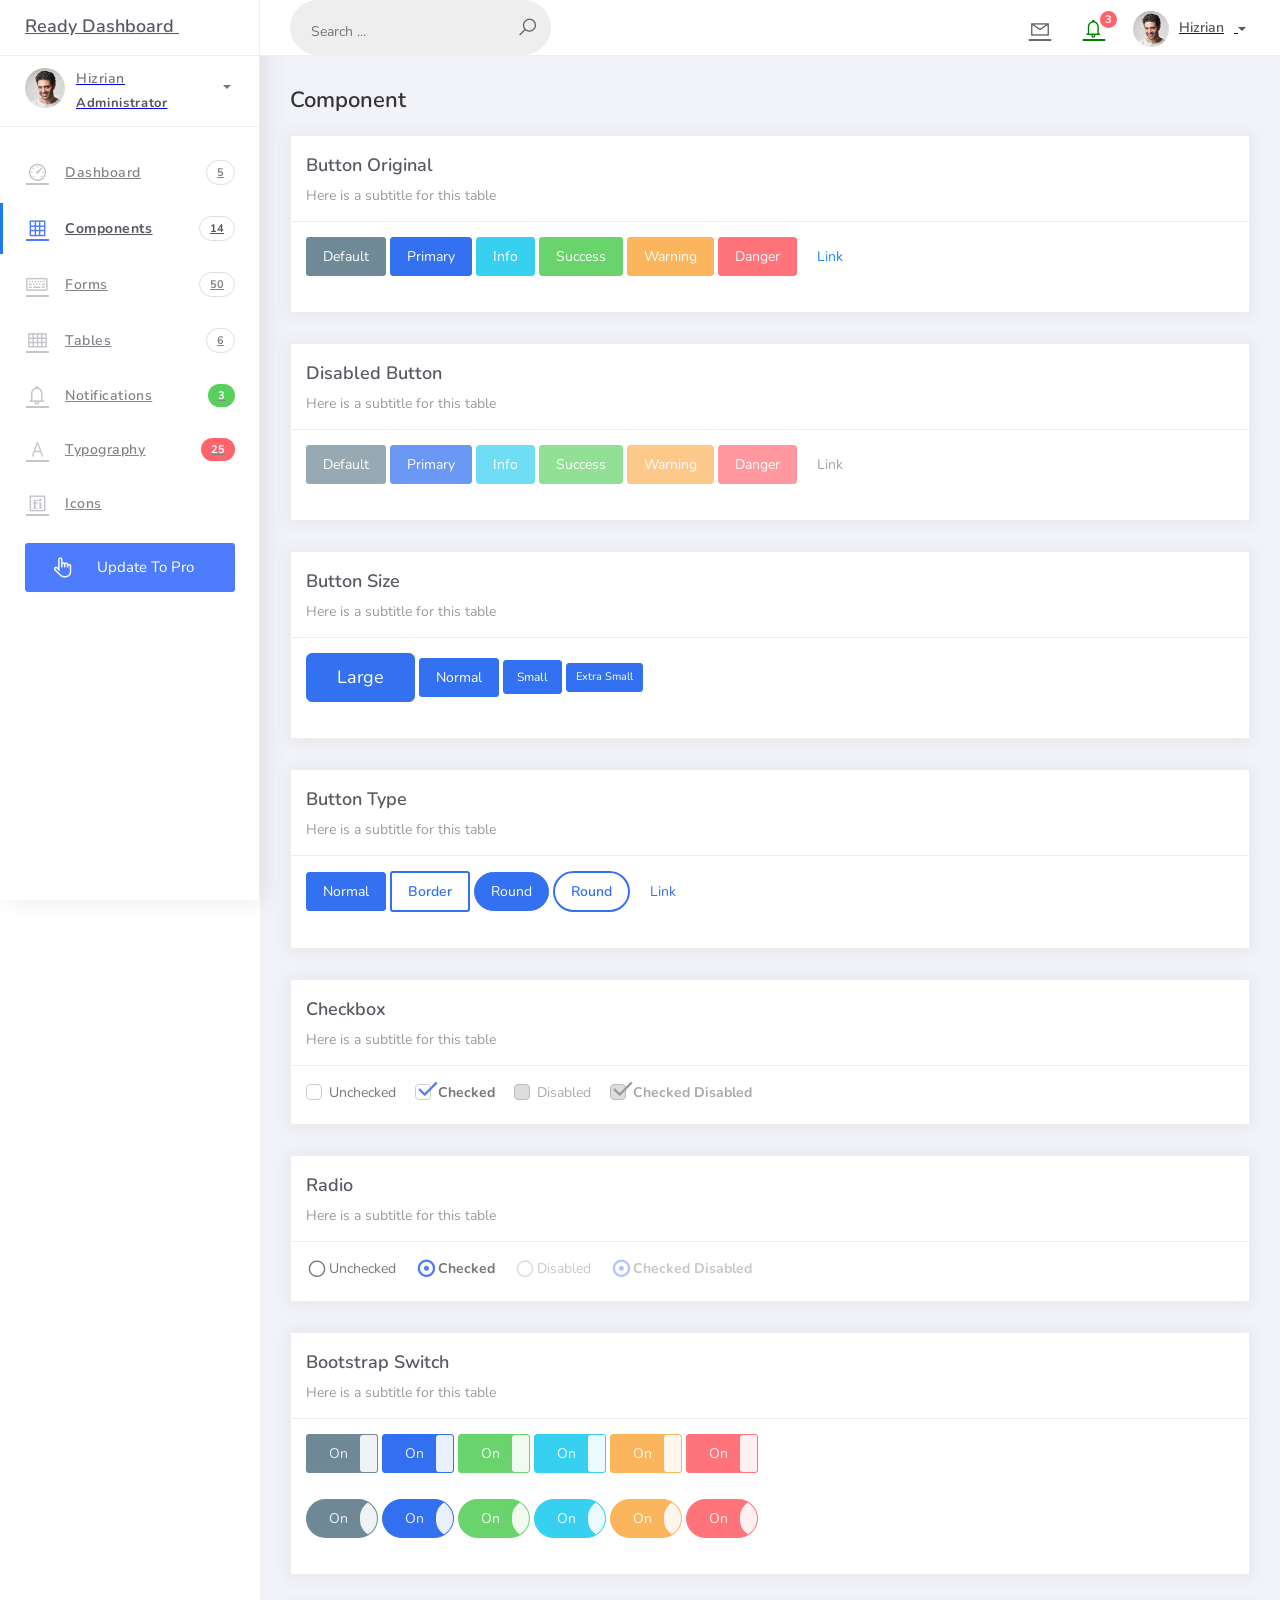
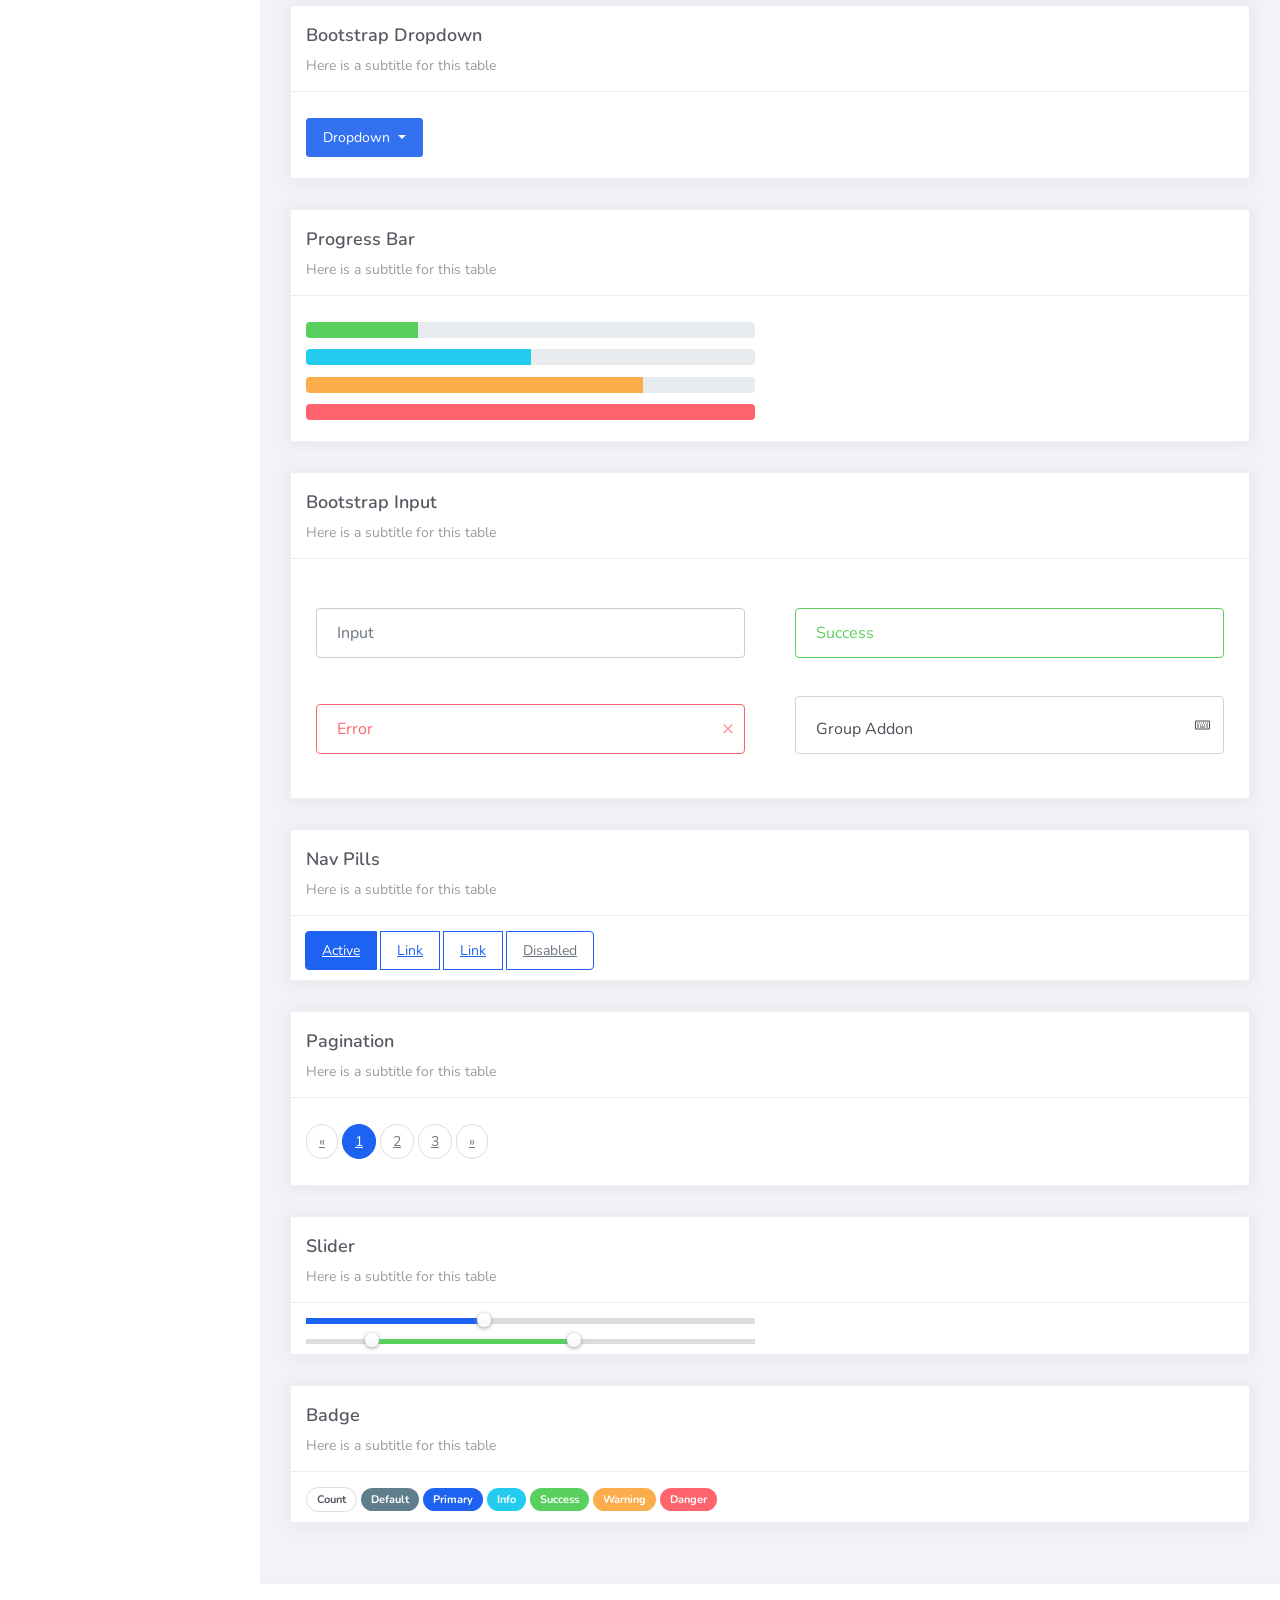
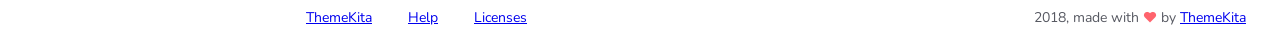
<file: components.html>
<!DOCTYPE html>
<html>
<head>
	<meta http-equiv="X-UA-Compatible" content="IE=edge,chrome=1" />
	<title>Cotation</title>
	<meta content='width=device-width, initial-scale=1.0, maximum-scale=1.0, user-scalable=0, shrink-to-fit=no' name='viewport' />
	<link rel="stylesheet" href="assets/css/bootstrap.min.css">
	<link rel="stylesheet" href="https://fonts.googleapis.com/css?family=Nunito:200,200i,300,300i,400,400i,600,600i,700,700i,800,800i,900,900i">
	<link rel="stylesheet" href="assets/css/ready.css">
	<link rel="stylesheet" href="assets/css/demo.css">
</head>
<body>
	<div class="wrapper">
		<div class="main-header">
			<div class="logo-header">
				<a href="index.html" class="logo">
					Ready Dashboard
				</a>
				<button class="navbar-toggler sidenav-toggler ml-auto" type="button" data-toggle="collapse" data-target="collapse" aria-controls="sidebar" aria-expanded="false" aria-label="Toggle navigation">
					<span class="navbar-toggler-icon"></span>
				</button>
				<button class="topbar-toggler more"><i class="la la-ellipsis-v"></i></button>
			</div>
			<nav class="navbar navbar-header navbar-expand-lg">
				<div class="container-fluid">
					
					<form class="navbar-left navbar-form nav-search mr-md-3" action="">
						<div class="input-group">
							<input type="text" placeholder="Search ..." class="form-control">
							<div class="input-group-append">
								<span class="input-group-text">
									<i class="la la-search search-icon"></i>
								</span>
							</div>
						</div>
					</form>
					<ul class="navbar-nav topbar-nav ml-md-auto align-items-center">
						<li class="nav-item dropdown hidden-caret">
							<a class="nav-link dropdown-toggle" href="#" id="navbarDropdown" role="button" data-toggle="dropdown" aria-haspopup="true" aria-expanded="false">
								<i class="la la-envelope"></i>
							</a>
							<div class="dropdown-menu" aria-labelledby="navbarDropdown">
								<a class="dropdown-item" href="#">Action</a>
								<a class="dropdown-item" href="#">Another action</a>
								<div class="dropdown-divider"></div>
								<a class="dropdown-item" href="#">Something else here</a>
							</div>
						</li>
						<li class="nav-item dropdown hidden-caret">
							<a class="nav-link dropdown-toggle" href="#" id="navbarDropdown" role="button" data-toggle="dropdown" aria-haspopup="true" aria-expanded="false">
								<i class="la la-bell"></i>
								<span class="notification">3</span>
							</a>
							<ul class="dropdown-menu notif-box" aria-labelledby="navbarDropdown">
								<li>
									<div class="dropdown-title">You have 4 new notification</div>
								</li>
								<li>
									<div class="notif-center">
										<a href="#">
											<div class="notif-icon notif-primary"> <i class="la la-user-plus"></i> </div>
											<div class="notif-content">
												<span class="block">
													New user registered
												</span>
												<span class="time">5 minutes ago</span> 
											</div>
										</a>
										<a href="#">
											<div class="notif-icon notif-success"> <i class="la la-comment"></i> </div>
											<div class="notif-content">
												<span class="block">
													Rahmad commented on Admin
												</span>
												<span class="time">12 minutes ago</span> 
											</div>
										</a>
										<a href="#">
											<div class="notif-img"> 
												<img src="assets/img/profile2.jpg" alt="Img Profile">
											</div>
											<div class="notif-content">
												<span class="block">
													Reza send messages to you
												</span>
												<span class="time">12 minutes ago</span> 
											</div>
										</a>
										<a href="#">
											<div class="notif-icon notif-danger"> <i class="la la-heart"></i> </div>
											<div class="notif-content">
												<span class="block">
													Farrah liked Admin
												</span>
												<span class="time">17 minutes ago</span> 
											</div>
										</a>
									</div>
								</li>
								<li>
									<a class="see-all" href="javascript:void(0);"> <strong>See all notifications</strong> <i class="la la-angle-right"></i> </a>
								</li>
							</ul>
						</li>
						<li class="nav-item dropdown">
							<a class="dropdown-toggle profile-pic" data-toggle="dropdown" href="#" aria-expanded="false"> <img src="assets/img/profile.jpg" alt="user-img" width="36" class="img-circle"><span >Hizrian</span></span> </a>
							<ul class="dropdown-menu dropdown-user">
								<li>
									<div class="user-box">
										<div class="u-img"><img src="assets/img/profile.jpg" alt="user"></div>
										<div class="u-text">
											<h4>Hizrian</h4>
											<p class="text-muted">hello@themekita.com</p><a href="profile.html" class="btn btn-rounded btn-danger btn-sm">View Profile</a></div>
										</div>
									</li>
									<div class="dropdown-divider"></div>
									<a class="dropdown-item" href="#"><i class="ti-user"></i> My Profile</a>
									<a class="dropdown-item" href="#"></i> My Balance</a>
									<a class="dropdown-item" href="#"><i class="ti-email"></i> Inbox</a>
									<div class="dropdown-divider"></div>
									<a class="dropdown-item" href="#"><i class="ti-settings"></i> Account Setting</a>
									<div class="dropdown-divider"></div>
									<a class="dropdown-item" href="#"><i class="fa fa-power-off"></i> Logout</a>
								</ul>
								<!-- /.dropdown-user -->
							</li>
						</ul>
					</div>
				</nav>
			</div>
			<div class="sidebar">
				<div class="scrollbar-inner sidebar-wrapper">
					<div class="user">
						<div class="photo">
							<img src="assets/img/profile.jpg">
						</div>
						<div class="info">
							<a class="" data-toggle="collapse" href="#collapseExample" aria-expanded="true">
								<span>
									Hizrian
									<span class="user-level">Administrator</span>
									<span class="caret"></span>
								</span>
							</a>
							<div class="clearfix"></div>

							<div class="collapse in" id="collapseExample" aria-expanded="true" style="">
								<ul class="nav">
									<li>
										<a href="#profile">
											<span class="link-collapse">My Profile</span>
										</a>
									</li>
									<li>
										<a href="#edit">
											<span class="link-collapse">Edit Profile</span>
										</a>
									</li>
									<li>
										<a href="#settings">
											<span class="link-collapse">Settings</span>
										</a>
									</li>
								</ul>
							</div>
						</div>
					</div>
					<ul class="nav">
						<li class="nav-item">
							<a href="index.html">
								<i class="la la-dashboard"></i>
								<p>Dashboard</p>
								<span class="badge badge-count">5</span>
							</a>
						</li>
						<li class="nav-item active">
							<a href="components.html">
								<i class="la la-table"></i>
								<p>Components</p>
								<span class="badge badge-count">14</span>
							</a>
						</li>
						<li class="nav-item">
							<a href="forms.html">
								<i class="la la-keyboard-o"></i>
								<p>Forms</p>
								<span class="badge badge-count">50</span>
							</a>
						</li>
						<li class="nav-item">
							<a href="tables.html">
								<i class="la la-th"></i>
								<p>Tables</p>
								<span class="badge badge-count">6</span>
							</a>
						</li>
						<li class="nav-item">
							<a href="notifications.html">
								<i class="la la-bell"></i>
								<p>Notifications</p>
								<span class="badge badge-success">3</span>
							</a>
						</li>
						<li class="nav-item">
							<a href="typography.html">
								<i class="la la-font"></i>
								<p>Typography</p>
								<span class="badge badge-danger">25</span>
							</a>
						</li>
						<li class="nav-item">
							<a href="icons.html">
								<i class="la la-fonticons"></i>
								<p>Icons</p>
							</a>
						</li>
						<li class="nav-item update-pro">
							<button  data-toggle="modal" data-target="#modalUpdate">
								<i class="la la-hand-pointer-o"></i>
								<p>Update To Pro</p>
							</button>
						</li>
					</ul>
				</div>
			</div>
			<div class="main-panel">
				<div class="content">
					<div class="container-fluid">
						<h4 class="page-title">Component</h4>
						<div class="row">
							<div class="col-md-12">
								<div class="card">
									<div class="card-header">
										<h4 class="card-title">Button Original</h4>
										<p class="card-category">Here is a subtitle for this table</p>
									</div>
									<div class="card-body">
										<p class="demo">
											<button class="btn btn-default">Default</button>

											<button class="btn btn-primary">Primary</button>

											<button class="btn btn-info">Info</button>

											<button class="btn btn-success">Success</button>

											<button class="btn btn-warning">Warning</button>

											<button class="btn btn-danger">Danger</button>

											<button class="btn btn-link">Link</button>
										</p>
									</div>
								</div>
							</div>
							<div class="col-md-12">
								<div class="card">
									<div class="card-header">
										<h4 class="card-title">Disabled Button</h4>
										<p class="card-category">Here is a subtitle for this table</p>
									</div>
									<div class="card-body">
										<p class="demo">
											<button class="btn btn-default" disabled="disabled">Default</button>

											<button class="btn btn-primary" disabled="disabled">Primary</button>

											<button class="btn btn-info" disabled="disabled">Info</button>

											<button class="btn btn-success" disabled="disabled">Success</button>

											<button class="btn btn-warning" disabled="disabled">Warning</button>

											<button class="btn btn-danger" disabled="disabled">Danger</button>

											<button class="btn btn-link" disabled>Link</button>
										</p>
									</div>
								</div>
							</div>
							<div class="col-md-12">
								<div class="card">
									<div class="card-header">
										<h4 class="card-title">Button Size</h4>
										<p class="card-category">Here is a subtitle for this table</p>
									</div>
									<div class="card-body">
										<p class="demo">
											<button class="btn btn-primary btn-lg">Large</button>

											<button class="btn btn-primary">Normal</button>

											<button class="btn btn-primary btn-sm">Small</button>

											<button class="btn btn-primary btn-xs">Extra Small</button>
										</p>
									</div>
								</div>
							</div>
							<div class="col-md-12">
								<div class="card">
									<div class="card-header">
										<h4 class="card-title">Button Type</h4>
										<p class="card-category">Here is a subtitle for this table</p>
									</div>
									<div class="card-body">
										<p class="demo">
											<button class="btn btn-primary">Normal</button>
											<button class="btn btn-primary btn-border">Border</button>

											<button class="btn btn-primary btn-round">Round</button>

											<button class="btn btn-primary btn-border btn-round">Round</button>

											<button class="btn btn-primary btn-link">Link</button>
										</p>
									</div>
								</div>
							</div>
							<div class="col-md-12">
								<div class="card">
									<div class="card-header">
										<h4 class="card-title">Checkbox</h4>
										<p class="card-category">Here is a subtitle for this table</p>
									</div>
									<div class="card-body">
										<p class="demo">
											<label class="form-check-label">
												<input class="form-check-input" type="checkbox" value="">
												<span class="form-check-sign">Unchecked</span>
											</label>

											<label class="form-check-label">
												<input class="form-check-input" type="checkbox" value="" checked>
												<span class="form-check-sign">Checked</span>
											</label>

											<label class="form-check-label">
												<input class="form-check-input" type="checkbox" value="" disabled>
												<span class="form-check-sign">Disabled</span>
											</label>

											<label class="form-check-label">
												<input class="form-check-input" type="checkbox" value="" checked disabled>
												<span class="form-check-sign">Checked Disabled</span>
											</label>
										</p>
									</div>
								</div>
							</div>
							<div class="col-md-12">
								<div class="card">
									<div class="card-header">
										<h4 class="card-title">Radio</h4>
										<p class="card-category">Here is a subtitle for this table</p>
									</div>
									<div class="card-body">
										<p class="demo">
											<label class="form-radio-label">
												<input class="form-radio-input" type="radio" name="optionsRadios" value="">
												<span class="form-radio-sign">Unchecked</span>
											</label>
											<label class="form-radio-label">
												<input class="form-radio-input" type="radio" name="optionsRadios" value="" checked>
												<span class="form-radio-sign">Checked</span>
											</label>
											<label class="form-radio-label">
												<input class="form-radio-input" type="radio" value="" disabled>
												<span class="form-radio-sign">Disabled</span>
											</label>
											<label class="form-radio-label">
												<input class="form-radio-input" type="radio" value="" checked disabled>
												<span class="form-radio-sign">Checked Disabled</span>
											</label>
										</p>
									</div>
								</div>
							</div>
							<div class="col-md-12">
								<div class="card">
									<div class="card-header">
										<h4 class="card-title">Bootstrap Switch</h4>
										<p class="card-category">Here is a subtitle for this table</p>
									</div>
									<div class="card-body">
										<p class="demo">
											<input type="checkbox" checked data-toggle="toggle" data-onstyle="default">
											<input type="checkbox" checked data-toggle="toggle" data-onstyle="primary">
											<input type="checkbox" checked data-toggle="toggle" data-onstyle="success">
											<input type="checkbox" checked data-toggle="toggle" data-onstyle="info">
											<input type="checkbox" checked data-toggle="toggle" data-onstyle="warning">
											<input type="checkbox" checked data-toggle="toggle" data-onstyle="danger">
										</p>
										<p class="demo">
											<input type="checkbox" checked data-toggle="toggle" data-onstyle="default" data-style="btn-round">
											<input type="checkbox" checked data-toggle="toggle" data-onstyle="primary" data-style="btn-round">
											<input type="checkbox" checked data-toggle="toggle" data-onstyle="success" data-style="btn-round">
											<input type="checkbox" checked data-toggle="toggle" data-onstyle="info" data-style="btn-round">
											<input type="checkbox" checked data-toggle="toggle" data-onstyle="warning" data-style="btn-round">
											<input type="checkbox" checked data-toggle="toggle" data-onstyle="danger" data-style="btn-round">
										</p>
									</div>
								</div>
							</div>
							<div class="col-md-12">
								<div class="card">
									<div class="card-header">
										<h4 class="card-title">Bootstrap Dropdown</h4>
										<p class="card-category">Here is a subtitle for this table</p>
									</div>
									<div class="card-body">
										<p class="demo">
											<div class="dropdown">

												<button class="btn btn-primary dropdown-toggle" type="button" id="dropdownMenu1" data-toggle="dropdown">

													Dropdown

												</button>

												<ul class="dropdown-menu" role="menu" aria-labelledby="dropdownMenu">

													<a class="dropdown-item" href="#">Action</a>
													<a class="dropdown-item" href="#">Another action</a>
													<div class="dropdown-divider"></div>
													<a class="dropdown-item" href="#">Something else here</a>

												</ul>

											</div>
										</p>
									</div>
								</div>
							</div>
							<div class="col-md-12">
								<div class="card">
									<div class="card-header">
										<h4 class="card-title">Progress Bar</h4>
										<p class="card-category">Here is a subtitle for this table</p>
									</div>
									<div class="card-body">
										<div class="row">
											<div class="col-md-6">
												<p class="demo">
													<div class="progress">
														<div class="progress-bar bg-success" role="progressbar" style="width: 25%" aria-valuenow="25" aria-valuemin="0" aria-valuemax="100"></div>
													</div>
												</p>
												<p class="demo">
													<div class="progress">
														<div class="progress-bar bg-info" role="progressbar" style="width: 50%" aria-valuenow="50" aria-valuemin="0" aria-valuemax="100"></div>
													</div>
												</p>
												<p class="demo">
													<div class="progress">
														<div class="progress-bar bg-warning" role="progressbar" style="width: 75%" aria-valuenow="75" aria-valuemin="0" aria-valuemax="100"></div>
													</div>
												</p>
												<p class="demo">
													<div class="progress">
														<div class="progress-bar bg-danger" role="progressbar" style="width: 100%" aria-valuenow="100" aria-valuemin="0" aria-valuemax="100"></div>
													</div>
												</p>
											</div>
										</div>
									</div>
								</div>
							</div>
							<div class="col-md-12">
								<div class="card">
									<div class="card-header">
										<h4 class="card-title">Bootstrap Input</h4>
										<p class="card-category">Here is a subtitle for this table</p>
									</div>
									<div class="card-body">
										<p class="demo">
											<div class="row">
												<div class="col-md-6">
													<div class="form-group">

														<input type="text" value="" placeholder="Input" class="form-control" />

													</div>
												</div>

												<div class="col-md-6">
													<div class="form-group has-success">

														<input type="text" value="Success" class="form-control" />

													</div>
												</div>

												<div class="col-md-6">
													<div class="form-group has-error has-feedback">

														<input type="text" value="Error" class="form-control" />

														<span class="la la-times form-control-feedback"></span>

													</div>
												</div>

												<div class="col-md-6">
													<div class="form-group">
														<div class="input-group has-icon">

															<input type="text" value="Group Addon" class="form-control">

															<div class="input-group-append">
																<span class="input-group-text input-group-icon"><i class="la la-keyboard-o"></i></span>
															</div>
														</div>
													</div>
												</div>
											</div>
										</p>
									</div>
								</div>
							</div>
							<div class="col-md-12">
								<div class="card">
									<div class="card-header">
										<h4 class="card-title">Nav Pills</h4>
										<p class="card-category">Here is a subtitle for this table</p>
									</div>
									<div class="card-body">
										<ul class="nav nav-pills nav-primary">
											<li class="nav-item">
												<a class="nav-link active" href="#">Active</a>
											</li>
											<li class="nav-item">
												<a class="nav-link" href="#">Link</a>
											</li>
											<li class="nav-item">
												<a class="nav-link" href="#">Link</a>
											</li>
											<li class="nav-item">
												<a class="nav-link disabled" href="#">Disabled</a>
											</li>
										</ul>
									</div>
								</div>
							</div>
							<div class="col-md-12">
								<div class="card">
									<div class="card-header">
										<h4 class="card-title">Pagination</h4>
										<p class="card-category">Here is a subtitle for this table</p>
									</div>
									<div class="card-body">
										<p class="demo">
											<ul class="pagination pg-primary">
												<li class="page-item">
													<a class="page-link" href="#" aria-label="Previous">
														<span aria-hidden="true">&laquo;</span>
														<span class="sr-only">Previous</span>
													</a>
												</li>
												<li class="page-item active"><a class="page-link" href="#">1</a></li>
												<li class="page-item"><a class="page-link" href="#">2</a></li>
												<li class="page-item"><a class="page-link" href="#">3</a></li>
												<li class="page-item">
													<a class="page-link" href="#" aria-label="Next">
														<span aria-hidden="true">&raquo;</span>
														<span class="sr-only">Next</span>
													</a>
												</li>
											</ul>
										</p>
									</div>
								</div>
							</div>
							<div class="col-md-12">
								<div class="card">
									<div class="card-header">
										<h4 class="card-title">Slider</h4>
										<p class="card-category">Here is a subtitle for this table</p>
									</div>
									<div class="card-body">
										<div class="demo">
											<div class="row">
												<div class="col-md-6">
													<div id="slider" class="slider-primary"></div>

													<div id="slider-range" class="slider-success"></div>
												</div>
											</div>
										</div>
									</div>
								</div>
							</div>
							<div class="col-md-12">
								<div class="card">
									<div class="card-header">
										<h4 class="card-title">Badge</h4>
										<p class="card-category">Here is a subtitle for this table</p>
									</div>
									<div class="card-body">
										<span class="badge badge-count">Count</span>
										<span class="badge badge-default">Default</span>
										<span class="badge badge-primary">Primary</span>
										<span class="badge badge-info">Info</span>
										<span class="badge badge-success">Success</span>
										<span class="badge badge-warning">Warning</span>
										<span class="badge badge-danger">Danger</span>
									</div>
								</div>
							</div>
						</div>
					</div>
				</div>
				<footer class="footer">
					<div class="container-fluid">
						<nav class="pull-left">
							<ul class="nav">
								<li class="nav-item">
									<a class="nav-link" href="http://www.themekita.com">
										ThemeKita
									</a>
								</li>
								<li class="nav-item">
									<a class="nav-link" href="#">
										Help
									</a>
								</li>
								<li class="nav-item">
									<a class="nav-link" href="https://themewagon.com/license/#free-item">
										Licenses
									</a>
								</li>
							</ul>
						</nav>
						<div class="copyright ml-auto">
							2018, made with <i class="la la-heart heart text-danger"></i> by <a href="http://www.themekita.com">ThemeKita</a>
						</div>				
					</div>
				</footer>
			</div>
		</div>
	</div>
	<!-- Modal -->
	<div class="modal fade" id="modalUpdate" tabindex="-1" role="dialog" aria-labelledby="modalUpdatePro" aria-hidden="true">
		<div class="modal-dialog modal-dialog-centered" role="document">
			<div class="modal-content">
				<div class="modal-header bg-primary">
					<h6 class="modal-title"><i class="la la-frown-o"></i> Under Development</h6>
					<button type="button" class="close" data-dismiss="modal" aria-label="Close">
						<span aria-hidden="true">&times;</span>
					</button>
				</div>
				<div class="modal-body text-center">									
					<p>Currently the pro version of the <b>Ready Dashboard</b> Bootstrap is in progress development</p>
					<p>
					<b>We'll let you know when it's done</b></p>
				</div>
				<div class="modal-footer">
					<button type="button" class="btn btn-secondary" data-dismiss="modal">Close</button>
				</div>
			</div>
		</div>
	</div>
</body>
<script src="assets/js/core/jquery.3.2.1.min.js"></script>
<script src="assets/js/plugin/jquery-ui-1.12.1.custom/jquery-ui.min.js"></script>
<script src="assets/js/core/popper.min.js"></script>
<script src="assets/js/core/bootstrap.min.js"></script>
<script src="assets/js/plugin/chartist/chartist.min.js"></script>
<script src="assets/js/plugin/chartist/plugin/chartist-plugin-tooltip.min.js"></script>
<script src="assets/js/plugin/bootstrap-notify/bootstrap-notify.min.js"></script>
<script src="assets/js/plugin/bootstrap-toggle/bootstrap-toggle.min.js"></script>
<script src="assets/js/plugin/jquery-mapael/jquery.mapael.min.js"></script>
<script src="assets/js/plugin/jquery-mapael/maps/world_countries.min.js"></script>
<script src="assets/js/plugin/chart-circle/circles.min.js"></script>
<script src="assets/js/plugin/jquery-scrollbar/jquery.scrollbar.min.js"></script>
<script src="assets/js/ready.min.js"></script>
<script>
	$( function() {
		$( "#slider" ).slider({
			range: "min",
			max: 100,
			value: 40,
		});
		$( "#slider-range" ).slider({
			range: true,
			min: 0,
			max: 500,
			values: [ 75, 300 ]
		});
	} );
</script>
</html>
</file>
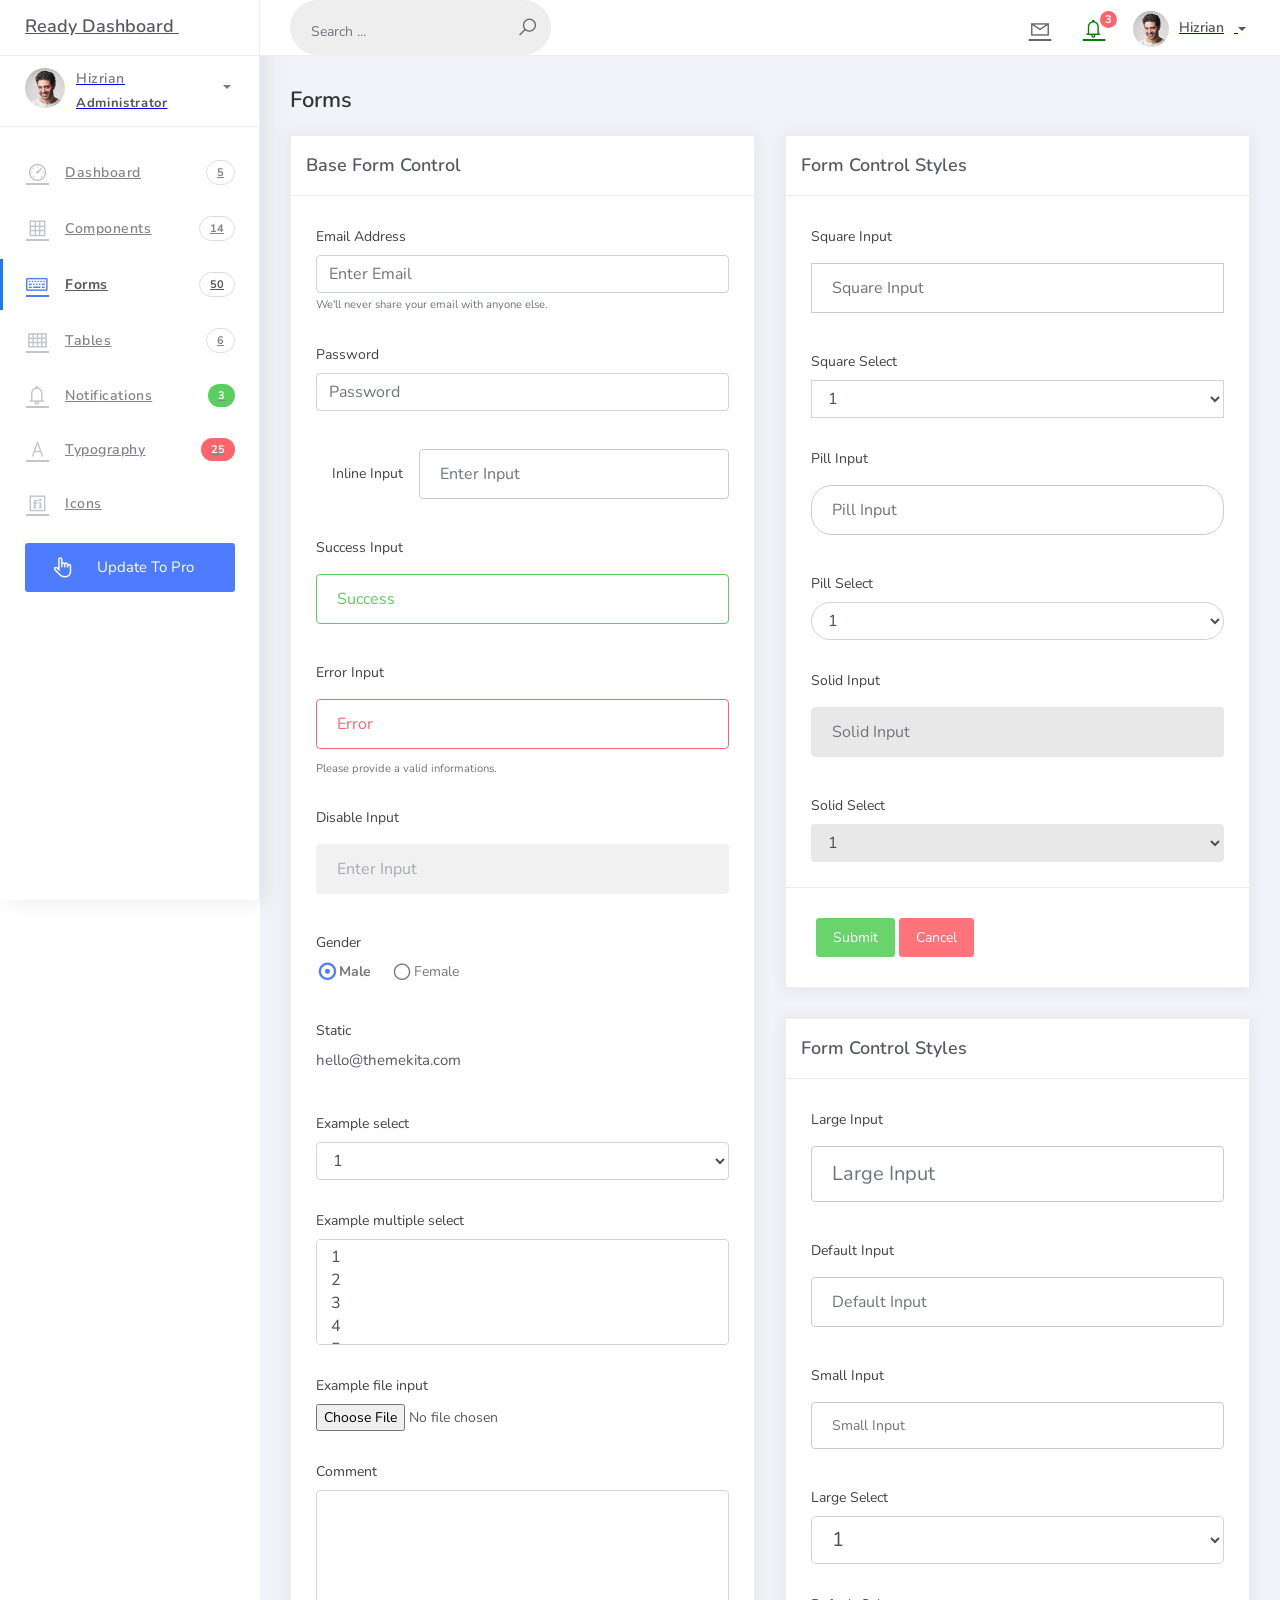
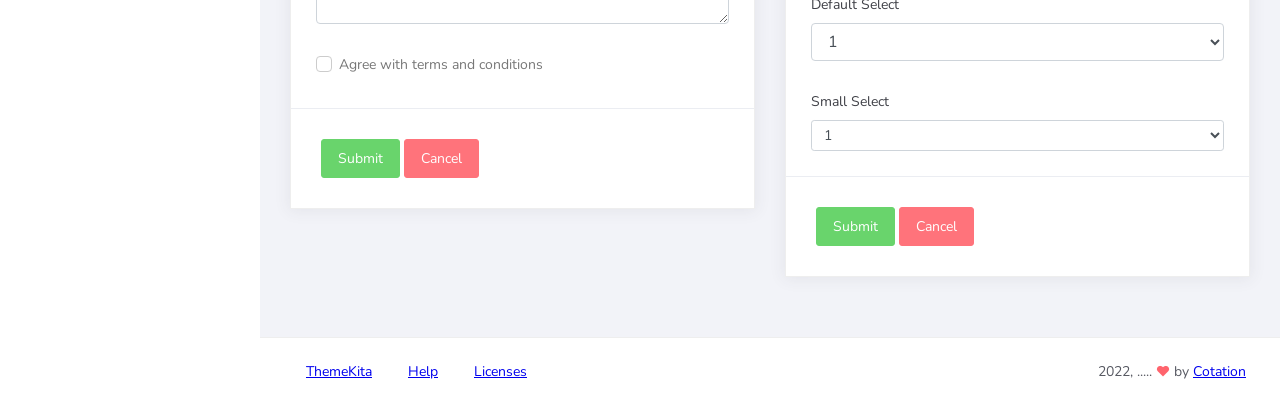
<file: forms.html>
<!DOCTYPE html>
<html>
<head>
	<meta http-equiv="X-UA-Compatible" content="IE=edge,chrome=1" />
	<title>Forms - Ready Bootstrap Dashboard</title>
	<meta content='width=device-width, initial-scale=1.0, maximum-scale=1.0, user-scalable=0, shrink-to-fit=no' name='viewport' />
	<link rel="stylesheet" href="assets/css/bootstrap.min.css">
	<link rel="stylesheet" href="https://fonts.googleapis.com/css?family=Nunito:200,200i,300,300i,400,400i,600,600i,700,700i,800,800i,900,900i">
	<link rel="stylesheet" href="assets/css/ready.css">
	<link rel="stylesheet" href="assets/css/demo.css">
</head>
<body>
	<div class="wrapper">
		<div class="main-header">
			<div class="logo-header">
				<a href="index.html" class="logo">
					Ready Dashboard
				</a>
				<button class="navbar-toggler sidenav-toggler ml-auto" type="button" data-toggle="collapse" data-target="collapse" aria-controls="sidebar" aria-expanded="false" aria-label="Toggle navigation">
					<span class="navbar-toggler-icon"></span>
				</button>
				<button class="topbar-toggler more"><i class="la la-ellipsis-v"></i></button>
			</div>
			<nav class="navbar navbar-header navbar-expand-lg">
				<div class="container-fluid">
					
					<form class="navbar-left navbar-form nav-search mr-md-3" action="">
						<div class="input-group">
							<input type="text" placeholder="Search ..." class="form-control">
							<div class="input-group-append">
								<span class="input-group-text">
									<i class="la la-search search-icon"></i>
								</span>
							</div>
						</div>
					</form>
					<ul class="navbar-nav topbar-nav ml-md-auto align-items-center">
						<li class="nav-item dropdown hidden-caret">
							<a class="nav-link dropdown-toggle" href="#" id="navbarDropdown" role="button" data-toggle="dropdown" aria-haspopup="true" aria-expanded="false">
								<i class="la la-envelope"></i>
							</a>
							<div class="dropdown-menu" aria-labelledby="navbarDropdown">
								<a class="dropdown-item" href="#">Action</a>
								<a class="dropdown-item" href="#">Another action</a>
								<div class="dropdown-divider"></div>
								<a class="dropdown-item" href="#">Something else here</a>
							</div>
						</li>
						<li class="nav-item dropdown hidden-caret">
							<a class="nav-link dropdown-toggle" href="#" id="navbarDropdown" role="button" data-toggle="dropdown" aria-haspopup="true" aria-expanded="false">
								<i class="la la-bell"></i>
								<span class="notification">3</span>
							</a>
							<ul class="dropdown-menu notif-box" aria-labelledby="navbarDropdown">
								<li>
									<div class="dropdown-title">You have 4 new notification</div>
								</li>
								<li>
									<div class="notif-center">
										<a href="#">
											<div class="notif-icon notif-primary"> <i class="la la-user-plus"></i> </div>
											<div class="notif-content">
												<span class="block">
													New user registered
												</span>
												<span class="time">5 minutes ago</span> 
											</div>
										</a>
										<a href="#">
											<div class="notif-icon notif-success"> <i class="la la-comment"></i> </div>
											<div class="notif-content">
												<span class="block">
													Rahmad commented on Admin
												</span>
												<span class="time">12 minutes ago</span> 
											</div>
										</a>
										<a href="#">
											<div class="notif-img"> 
												<img src="assets/img/profile2.jpg" alt="Img Profile">
											</div>
											<div class="notif-content">
												<span class="block">
													Reza send messages to you
												</span>
												<span class="time">12 minutes ago</span> 
											</div>
										</a>
										<a href="#">
											<div class="notif-icon notif-danger"> <i class="la la-heart"></i> </div>
											<div class="notif-content">
												<span class="block">
													Farrah liked Admin
												</span>
												<span class="time">17 minutes ago</span> 
											</div>
										</a>
									</div>
								</li>
								<li>
									<a class="see-all" href="javascript:void(0);"> <strong>See all notifications</strong> <i class="la la-angle-right"></i> </a>
								</li>
							</ul>
						</li>
						<li class="nav-item dropdown">
							<a class="dropdown-toggle profile-pic" data-toggle="dropdown" href="#" aria-expanded="false"> <img src="assets/img/profile.jpg" alt="user-img" width="36" class="img-circle"><span >Hizrian</span></span> </a>
							<ul class="dropdown-menu dropdown-user">
								<li>
									<div class="user-box">
										<div class="u-img"><img src="assets/img/profile.jpg" alt="user"></div>
										<div class="u-text">
											<h4>Hizrian</h4>
											<p class="text-muted">hello@themekita.com</p><a href="profile.html" class="btn btn-rounded btn-danger btn-sm">View Profile</a></div>
										</div>
									</li>
									<div class="dropdown-divider"></div>
									<a class="dropdown-item" href="#"><i class="ti-user"></i> My Profile</a>
									<a class="dropdown-item" href="#"></i> My Balance</a>
									<a class="dropdown-item" href="#"><i class="ti-email"></i> Inbox</a>
									<div class="dropdown-divider"></div>
									<a class="dropdown-item" href="#"><i class="ti-settings"></i> Account Setting</a>
									<div class="dropdown-divider"></div>
									<a class="dropdown-item" href="#"><i class="fa fa-power-off"></i> Logout</a>
								</ul>
								<!-- /.dropdown-user -->
							</li>
						</ul>
					</div>
				</nav>
			</div>
			<div class="sidebar">
				<div class="scrollbar-inner sidebar-wrapper">
					<div class="user">
						<div class="photo">
							<img src="assets/img/profile.jpg">
						</div>
						<div class="info">
							<a class="" data-toggle="collapse" href="#collapseExample" aria-expanded="true">
								<span>
									Hizrian
									<span class="user-level">Administrator</span>
									<span class="caret"></span>
								</span>
							</a>
							<div class="clearfix"></div>

							<div class="collapse in" id="collapseExample" aria-expanded="true" style="">
								<ul class="nav">
									<li>
										<a href="#profile">
											<span class="link-collapse">My Profile</span>
										</a>
									</li>
									<li>
										<a href="#edit">
											<span class="link-collapse">Edit Profile</span>
										</a>
									</li>
									<li>
										<a href="#settings">
											<span class="link-collapse">Settings</span>
										</a>
									</li>
								</ul>
							</div>
						</div>
					</div>
					<ul class="nav">
						<li class="nav-item">
							<a href="index.html">
								<i class="la la-dashboard"></i>
								<p>Dashboard</p>
								<span class="badge badge-count">5</span>
							</a>
						</li>
						<li class="nav-item">
							<a href="components.html">
								<i class="la la-table"></i>
								<p>Components</p>
								<span class="badge badge-count">14</span>
							</a>
						</li>
						<li class="nav-item active">
							<a href="forms.html">
								<i class="la la-keyboard-o"></i>
								<p>Forms</p>
								<span class="badge badge-count">50</span>
							</a>
						</li>
						<li class="nav-item">
							<a href="tables.html">
								<i class="la la-th"></i>
								<p>Tables</p>
								<span class="badge badge-count">6</span>
							</a>
						</li>
						<li class="nav-item">
							<a href="notifications.html">
								<i class="la la-bell"></i>
								<p>Notifications</p>
								<span class="badge badge-success">3</span>
							</a>
						</li>
						<li class="nav-item">
							<a href="typography.html">
								<i class="la la-font"></i>
								<p>Typography</p>
								<span class="badge badge-danger">25</span>
							</a>
						</li>
						<li class="nav-item">
							<a href="icons.html">
								<i class="la la-fonticons"></i>
								<p>Icons</p>
							</a>
						</li>
						<li class="nav-item update-pro">
							<button  data-toggle="modal" data-target="#modalUpdate">
								<i class="la la-hand-pointer-o"></i>
								<p>Update To Pro</p>
							</button>
						</li>
					</ul>
				</div>
			</div>
			<div class="main-panel">
				<div class="content">
					<div class="container-fluid">
						<h4 class="page-title">Forms</h4>
						<div class="row">
							<div class="col-md-6">
								<div class="card">
									<div class="card-header">
										<div class="card-title">Base Form Control</div>
									</div>
									<div class="card-body">
										<div class="form-group">
											<label for="email">Email Address</label>
											<input type="email" class="form-control" id="email" placeholder="Enter Email">
											<small id="emailHelp" class="form-text text-muted">We'll never share your email with anyone else.</small>
										</div>
										<div class="form-group">
											<label for="password">Password</label>
											<input type="password" class="form-control" id="password" placeholder="Password">
										</div>
										<div class="form-group form-inline">
											<label for="inlineinput" class="col-md-3 col-form-label">Inline Input</label>
											<div class="col-md-9 p-0">
												<input type="text" class="form-control input-full" id="inlineinput" placeholder="Enter Input">
											</div>
										</div>
										<div class="form-group has-success">
											<label for="successInput">Success Input</label>
											<input type="text" id="successInput" value="Success" class="form-control">
										</div>
										<div class="form-group has-error has-feedback">
											<label for="errorInput">Error Input</label>
											<input type="text" id="errorInput" value="Error" class="form-control">
											<small id="emailHelp" class="form-text text-muted">Please provide a valid informations.</small>
										</div>
										<div class="form-group">
											<label for="disableinput">Disable Input</label>
											<input type="text" class="form-control" id="disableinput" placeholder="Enter Input" disabled>
										</div>
										<div class="form-check">
											<label>Gender</label><br/>
											<label class="form-radio-label">
												<input class="form-radio-input" type="radio" name="optionsRadios" value=""  checked="">
												<span class="form-radio-sign">Male</span>
											</label>
											<label class="form-radio-label ml-3">
												<input class="form-radio-input" type="radio" name="optionsRadios" value="">
												<span class="form-radio-sign">Female</span>
											</label>
										</div>
										<div class="form-group">
											<label class="control-label">
												Static
											</label> <!----> <p class="form-control-static">hello@themekita.com</p> <!---->  <!----></div>
											<div class="form-group">
												<label for="exampleFormControlSelect1">Example select</label>
												<select class="form-control" id="exampleFormControlSelect1">
													<option>1</option>
													<option>2</option>
													<option>3</option>
													<option>4</option>
													<option>5</option>
												</select>
											</div>
											<div class="form-group">
												<label for="exampleFormControlSelect2">Example multiple select</label>
												<select multiple class="form-control" id="exampleFormControlSelect2">
													<option>1</option>
													<option>2</option>
													<option>3</option>
													<option>4</option>
													<option>5</option>
												</select>
											</div>
											<div class="form-group">
												<label for="exampleFormControlFile1">Example file input</label>
												<input type="file" class="form-control-file" id="exampleFormControlFile1">
											</div>
											<div class="form-group">
												<label for="comment">Comment</label>
												<textarea class="form-control" id="comment" rows="5">

												</textarea>
											</div>
											<div class="form-check">
												<label class="form-check-label">
													<input class="form-check-input" type="checkbox" value="">
													<span class="form-check-sign">Agree with terms and conditions</span>
												</label>
											</div>
										</div>
										<div class="card-action">
											<button class="btn btn-success">Submit</button>
											<button class="btn btn-danger">Cancel</button>
										</div>
									</div>
								</div>
								<div class="col-md-6">
									<div class="card">
										<div class="card-header">
											<div class="card-title">Form Control Styles</div>
										</div>
										<div class="card-body">
											<div class="form-group">
												<label for="squareInput">Square Input</label>
												<input type="text" class="form-control input-square" id="squareInput" placeholder="Square Input">
											</div>
											<div class="form-group">
												<label for="squareSelect">Square Select</label>
												<select class="form-control input-square" id="squareSelect">
													<option>1</option>
													<option>2</option>
													<option>3</option>
													<option>4</option>
													<option>5</option>
												</select>
											</div>
											<div class="form-group">
												<label for="pillInput">Pill Input</label>
												<input type="text" class="form-control input-pill" id="pillInput" placeholder="Pill Input">
											</div>
											<div class="form-group">
												<label for="pillSelect">Pill Select</label>
												<select class="form-control input-pill" id="pillSelect">
													<option>1</option>
													<option>2</option>
													<option>3</option>
													<option>4</option>
													<option>5</option>
												</select>
											</div>
											<div class="form-group">
												<label for="solidInput">Solid Input</label>
												<input type="text" class="form-control input-solid" id="solidInput" placeholder="Solid Input">
											</div>
											<div class="form-group">
												<label for="solidSelect">Solid Select</label>
												<select class="form-control input-solid" id="solidSelect">
													<option>1</option>
													<option>2</option>
													<option>3</option>
													<option>4</option>
													<option>5</option>
												</select>
											</div>											
										</div>
										<div class="card-action">
											<button class="btn btn-success">Submit</button>
											<button class="btn btn-danger">Cancel</button>
										</div>
									</div>
									<div class="card">
										<div class="card-header">
											<div class="card-title">Form Control Styles</div>
										</div>
										<div class="card-body">
											<div class="form-group">
												<label for="largeInput">Large Input</label>
												<input type="text" class="form-control form-control-lg" id="largeInput" placeholder="Large Input">
											</div>
											<div class="form-group">
												<label for="largeInput">Default Input</label>
												<input type="text" class="form-control form-control" id="defaultInput" placeholder="Default Input">
											</div>
											<div class="form-group">
												<label for="smallInput">Small Input</label>
												<input type="text" class="form-control form-control-sm" id="smallInput" placeholder="Small Input">
											</div>
											<div class="form-group">
												<label for="largeSelect">Large Select</label>
												<select class="form-control form-control-lg" id="largeSelect">
													<option>1</option>
													<option>2</option>
													<option>3</option>
													<option>4</option>
													<option>5</option>
												</select>
											</div>
											<div class="form-group">
												<label for="defaultSelect">Default Select</label>
												<select class="form-control form-control" id="defaultSelect">
													<option>1</option>
													<option>2</option>
													<option>3</option>
													<option>4</option>
													<option>5</option>
												</select>
											</div>
											<div class="form-group">
												<label for="smallSelect">Small Select</label>
												<select class="form-control form-control-sm" id="smallSelect">
													<option>1</option>
													<option>2</option>
													<option>3</option>
													<option>4</option>
													<option>5</option>
												</select>
											</div>
										</div>
										<div class="card-action">
											<button class="btn btn-success">Submit</button>
											<button class="btn btn-danger">Cancel</button>
										</div>
									</div>
								</div>
							</div>
						</div>
					</div>
					<footer class="footer">
						<div class="container-fluid">
							<nav class="pull-left">
								<ul class="nav">
									<li class="nav-item">
										<a class="nav-link" href="http://www.themekita.com">
											ThemeKita
										</a>
									</li>
									<li class="nav-item">
										<a class="nav-link" href="#">
											Help
										</a>
									</li>
									<li class="nav-item">
										<a class="nav-link" href="#">
											Licenses
										</a>
									</li>
								</ul>
							</nav>
							<div class="copyright ml-auto">
								2022,  ..... <i class="la la-heart heart text-danger"></i> by <a href="http://www.themekita.com">Cotation</a>
							</div>				
						</div>
					</footer>
				</div>
			</div>
		</div>
	</div>
	<!-- Modal -->
	<div class="modal fade" id="modalUpdate" tabindex="-1" role="dialog" aria-labelledby="modalUpdatePro" aria-hidden="true">
		<div class="modal-dialog modal-dialog-centered" role="document">
			<div class="modal-content">
				<div class="modal-header bg-primary">
					<h6 class="modal-title"><i class="la la-frown-o"></i> Under Development</h6>
					<button type="button" class="close" data-dismiss="modal" aria-label="Close">
						<span aria-hidden="true">&times;</span>
					</button>
				</div>
				<div class="modal-body text-center">									
					<p>Currently the pro version of the <b>Ready Dashboard</b> Bootstrap is in progress development</p>
					<p>
					<b>We'll let you know when it's done</b></p>
				</div>
				<div class="modal-footer">
					<button type="button" class="btn btn-secondary" data-dismiss="modal">Close</button>
				</div>
			</div>
		</div>
	</div>
</body>
<script src="assets/js/core/jquery.3.2.1.min.js"></script>
<script src="assets/js/plugin/jquery-ui-1.12.1.custom/jquery-ui.min.js"></script>
<script src="assets/js/core/popper.min.js"></script>
<script src="assets/js/core/bootstrap.min.js"></script>
<script src="assets/js/plugin/chartist/chartist.min.js"></script>
<script src="assets/js/plugin/chartist/plugin/chartist-plugin-tooltip.min.js"></script>
<script src="assets/js/plugin/bootstrap-notify/bootstrap-notify.min.js"></script>
<script src="assets/js/plugin/bootstrap-toggle/bootstrap-toggle.min.js"></script>
<script src="assets/js/plugin/jquery-mapael/jquery.mapael.min.js"></script>
<script src="assets/js/plugin/jquery-mapael/maps/world_countries.min.js"></script>
<script src="assets/js/plugin/chart-circle/circles.min.js"></script>
<script src="assets/js/plugin/jquery-scrollbar/jquery.scrollbar.min.js"></script>
<script src="assets/js/ready.min.js"></script>
</html>
</file>
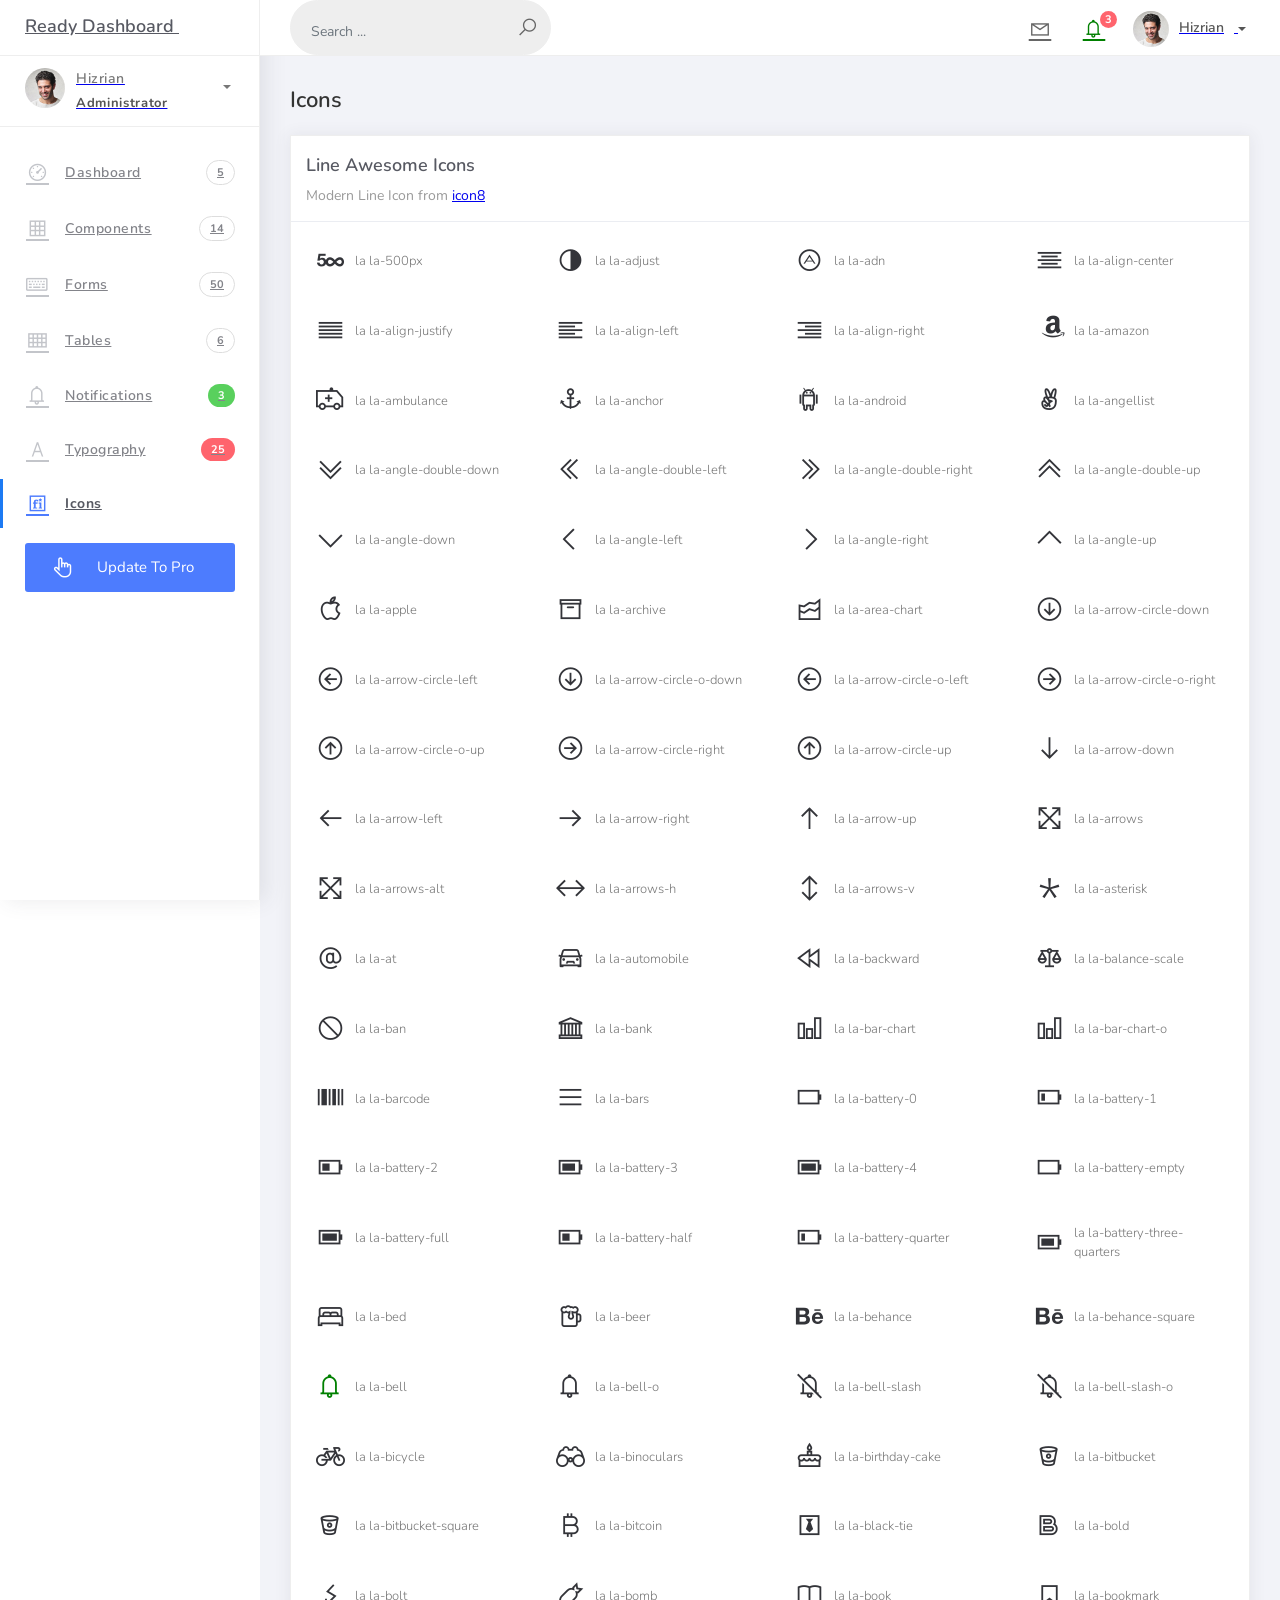
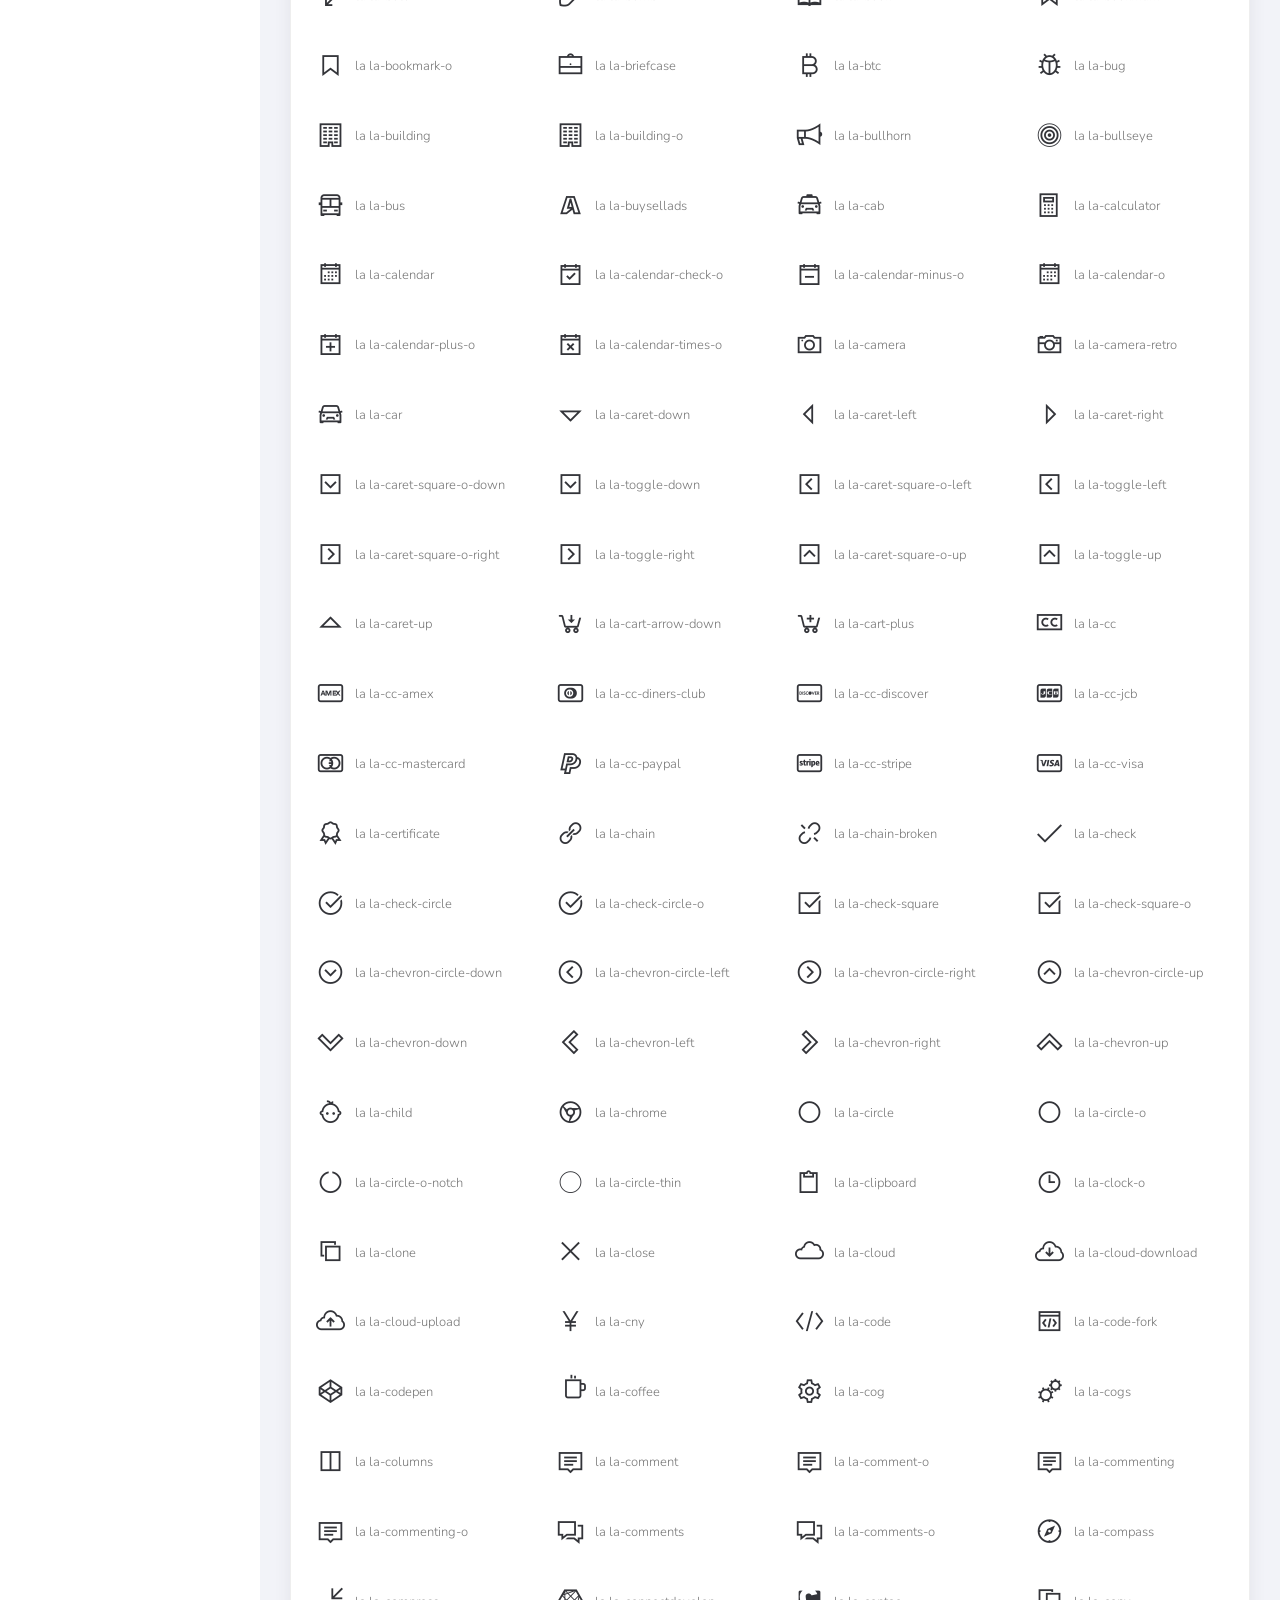
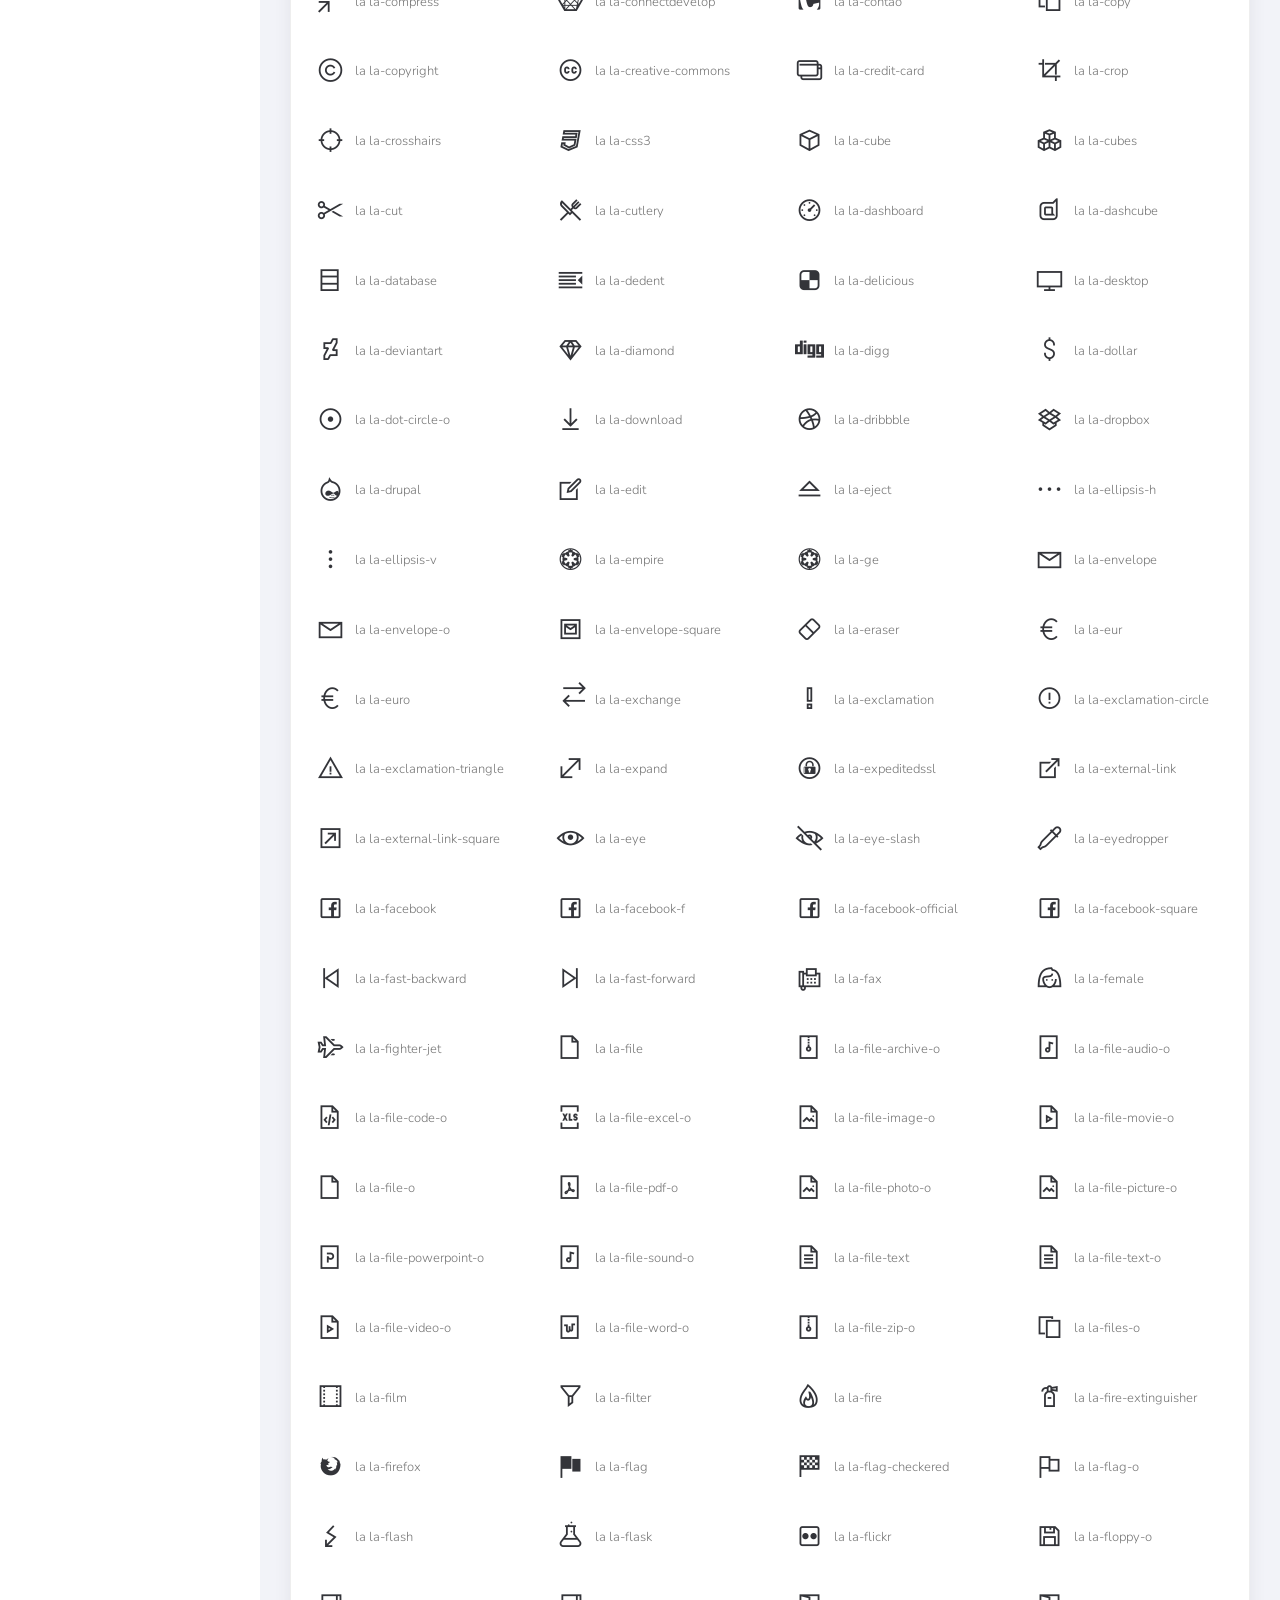
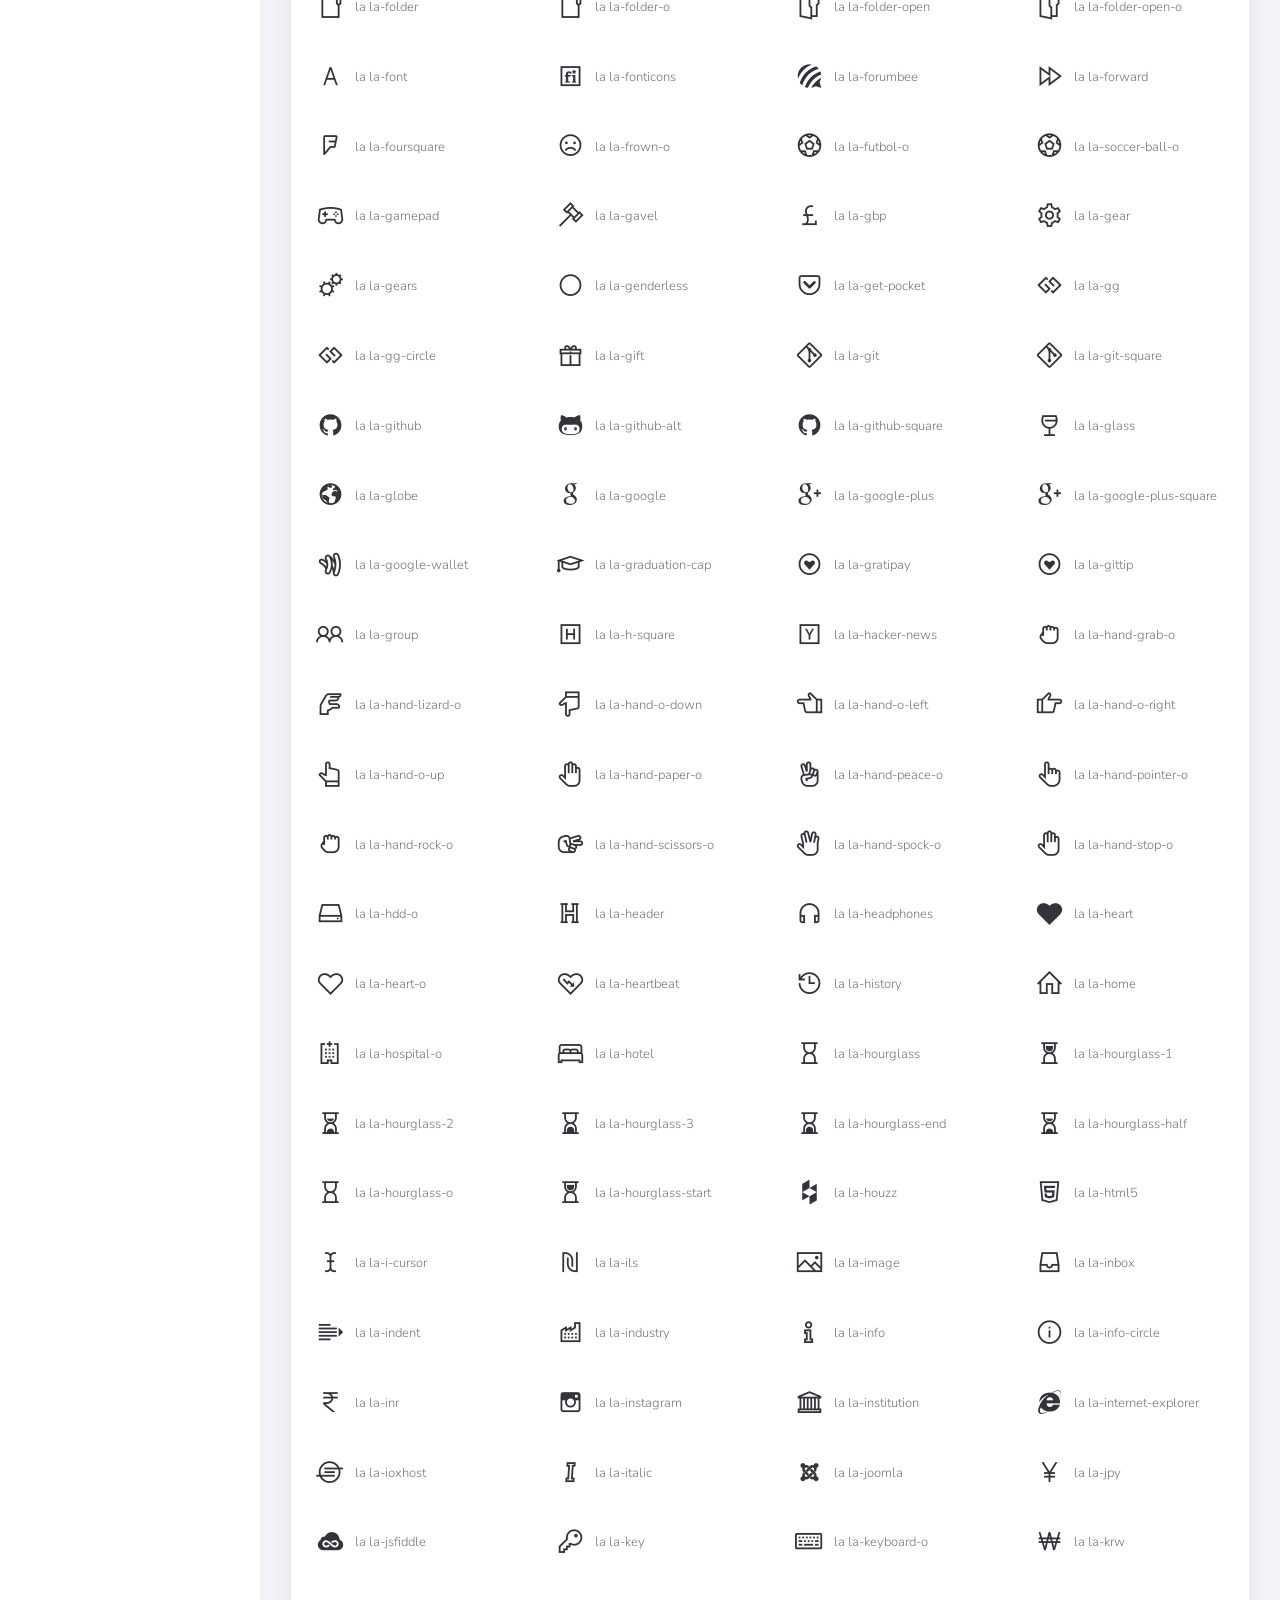
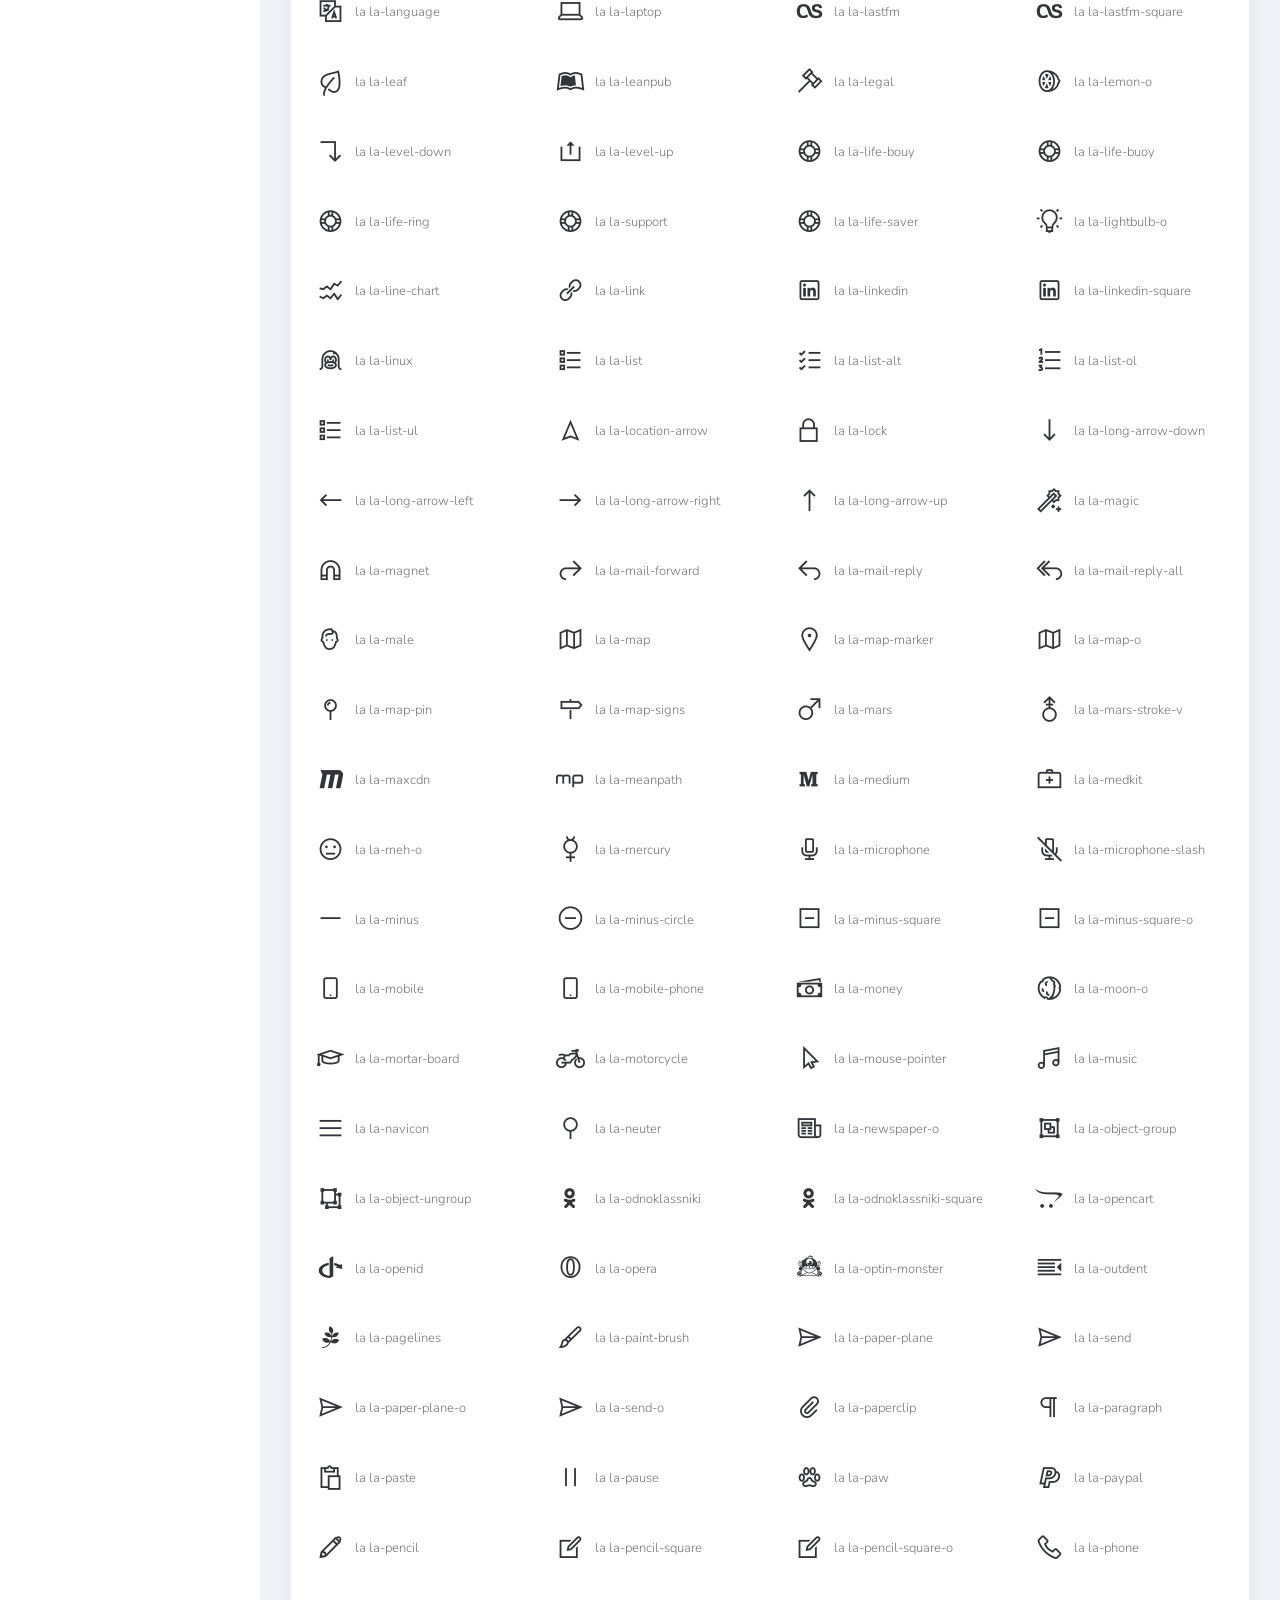
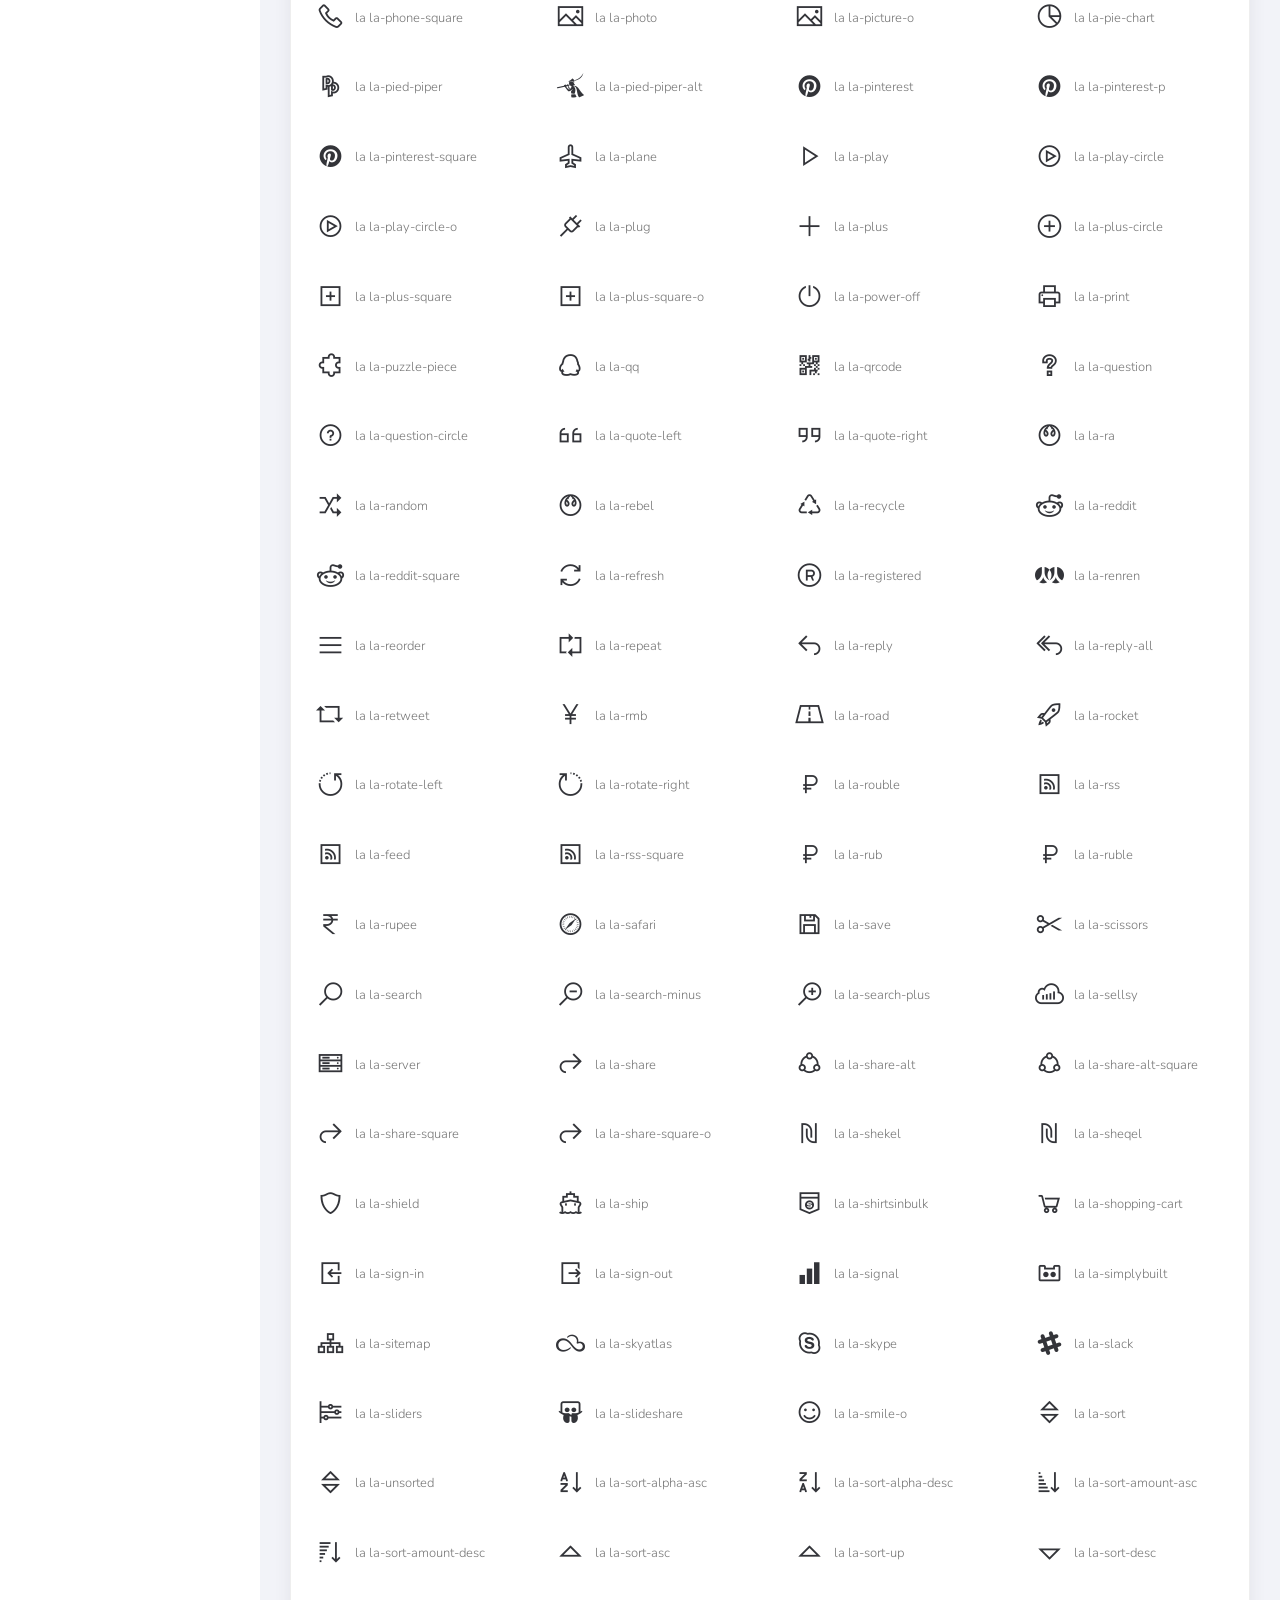
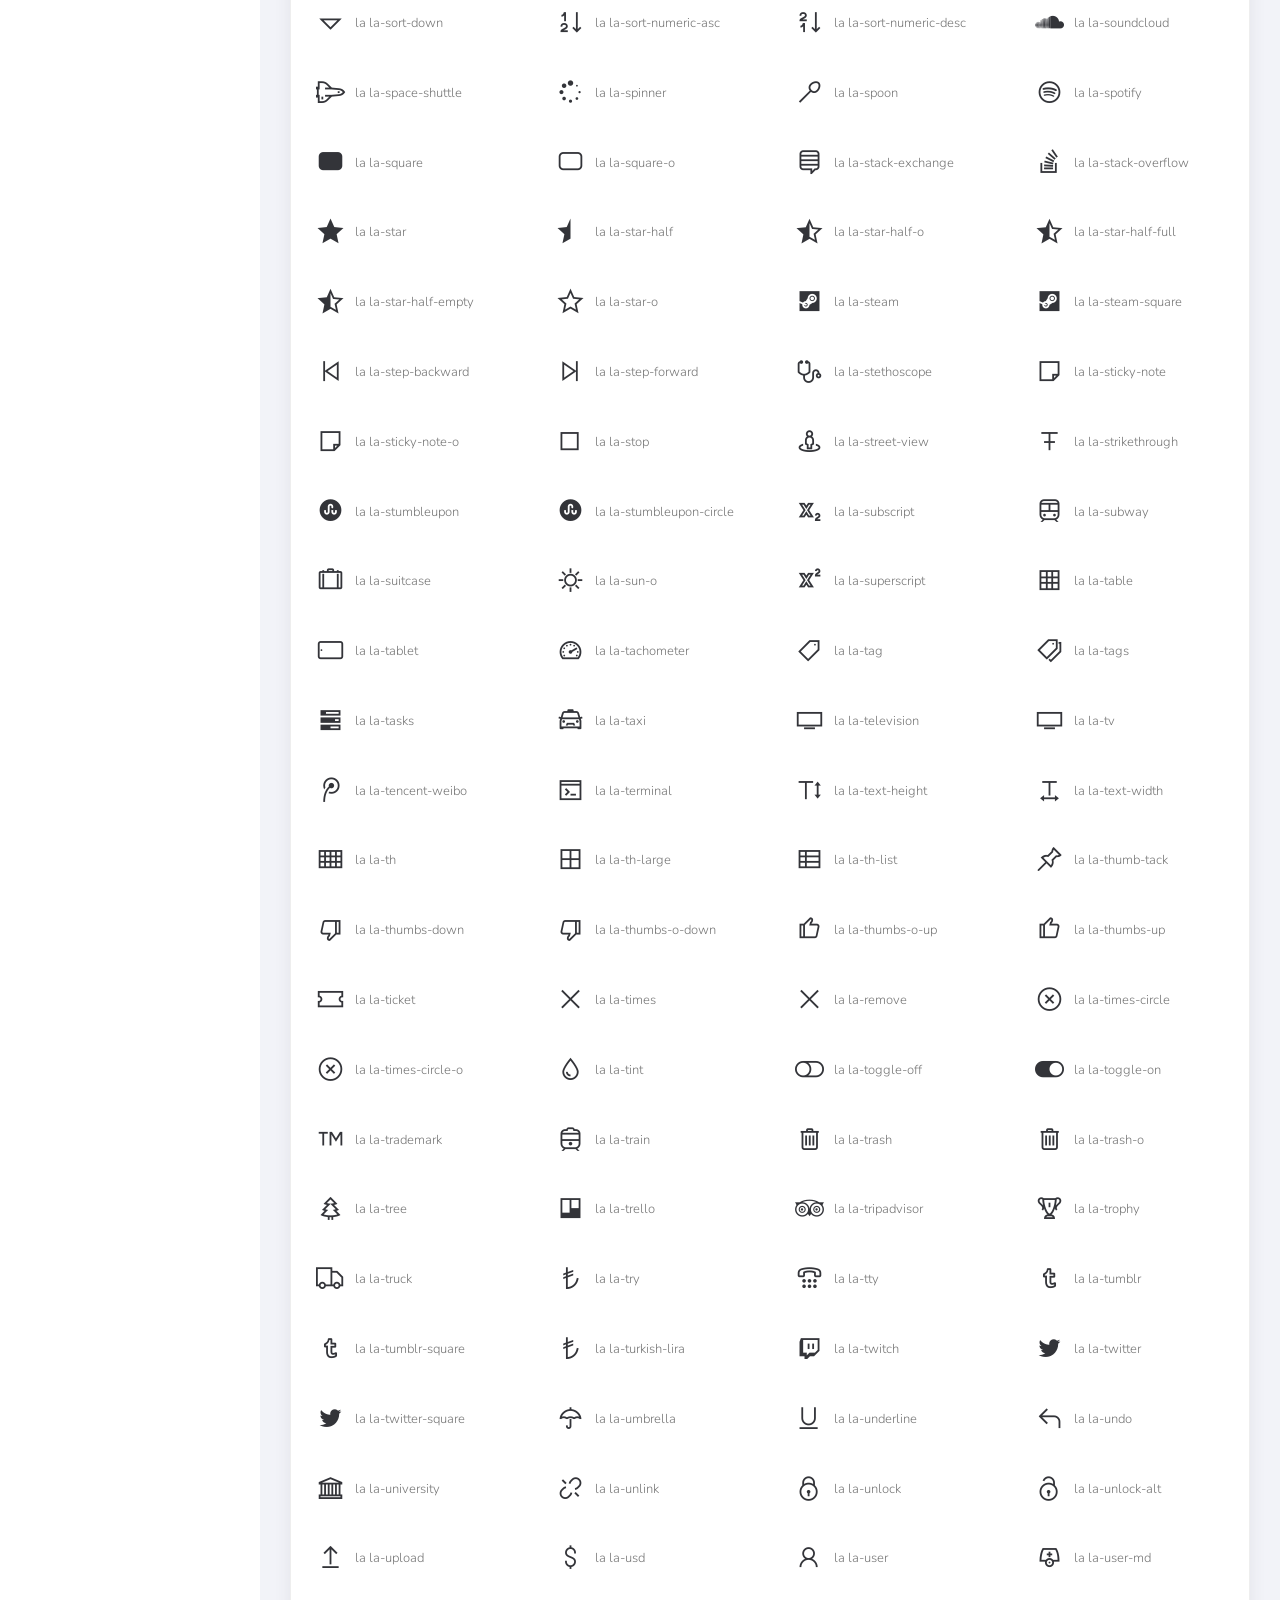
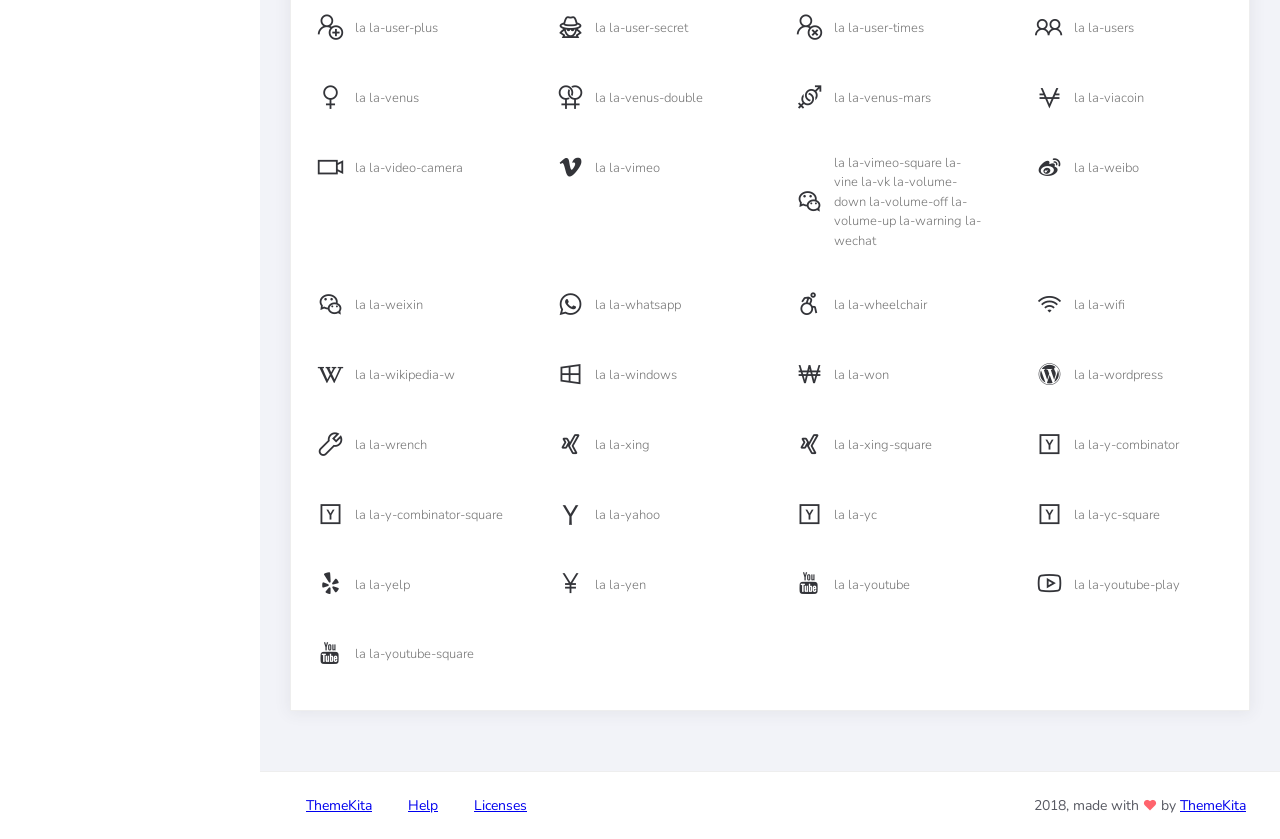
<file: icons.html>
<!DOCTYPE html>
<html>
<head>
	<meta http-equiv="X-UA-Compatible" content="IE=edge,chrome=1" />
	<title>Icons - Ready Bootstrap Dashboard</title>
	<meta content='width=device-width, initial-scale=1.0, maximum-scale=1.0, user-scalable=0, shrink-to-fit=no' name='viewport' />
	<link rel="stylesheet" href="assets/css/bootstrap.min.css">
	<link rel="stylesheet" href="https://fonts.googleapis.com/css?family=Nunito:200,200i,300,300i,400,400i,600,600i,700,700i,800,800i,900,900i">
	<link rel="stylesheet" href="assets/css/ready.css">
	<link rel="stylesheet" href="assets/css/demo.css">
</head>
<body>
	<div class="wrapper">
		<div class="main-header">
			<div class="logo-header">
				<a href="index.html" class="logo">
					Ready Dashboard
				</a>
				<button class="navbar-toggler sidenav-toggler ml-auto" type="button" data-toggle="collapse" data-target="collapse" aria-controls="sidebar" aria-expanded="false" aria-label="Toggle navigation">
					<span class="navbar-toggler-icon"></span>
				</button>
				<button class="topbar-toggler more"><i class="la la-ellipsis-v"></i></button>
			</div>
			<nav class="navbar navbar-header navbar-expand-lg">
				<div class="container-fluid">
					
					<form class="navbar-left navbar-form nav-search mr-md-3" action="">
						<div class="input-group">
							<input type="text" placeholder="Search ..." class="form-control">
							<div class="input-group-append">
								<span class="input-group-text">
									<i class="la la-search search-icon"></i>
								</span>
							</div>
						</div>
					</form>
					<ul class="navbar-nav topbar-nav ml-md-auto align-items-center">
						<li class="nav-item dropdown hidden-caret">
							<a class="nav-link dropdown-toggle" href="#" id="navbarDropdown" role="button" data-toggle="dropdown" aria-haspopup="true" aria-expanded="false">
								<i class="la la-envelope"></i>
							</a>
							<div class="dropdown-menu" aria-labelledby="navbarDropdown">
								<a class="dropdown-item" href="#">Action</a>
								<a class="dropdown-item" href="#">Another action</a>
								<div class="dropdown-divider"></div>
								<a class="dropdown-item" href="#">Something else here</a>
							</div>
						</li>
						<li class="nav-item dropdown hidden-caret">
							<a class="nav-link dropdown-toggle" href="#" id="navbarDropdown" role="button" data-toggle="dropdown" aria-haspopup="true" aria-expanded="false">
								<i class="la la-bell"></i>
								<span class="notification">3</span>
							</a>
							<ul class="dropdown-menu notif-box" aria-labelledby="navbarDropdown">
								<li>
									<div class="dropdown-title">You have 4 new notification</div>
								</li>
								<li>
									<div class="notif-center">
										<a href="#">
											<div class="notif-icon notif-primary"> <i class="la la-user-plus"></i> </div>
											<div class="notif-content">
												<span class="block">
													New user registered
												</span>
												<span class="time">5 minutes ago</span> 
											</div>
										</a>
										<a href="#">
											<div class="notif-icon notif-success"> <i class="la la-comment"></i> </div>
											<div class="notif-content">
												<span class="block">
													Rahmad commented on Admin
												</span>
												<span class="time">12 minutes ago</span> 
											</div>
										</a>
										<a href="#">
											<div class="notif-img"> 
												<img src="assets/img/profile2.jpg" alt="Img Profile">
											</div>
											<div class="notif-content">
												<span class="block">
													Reza send messages to you
												</span>
												<span class="time">12 minutes ago</span> 
											</div>
										</a>
										<a href="#">
											<div class="notif-icon notif-danger"> <i class="la la-heart"></i> </div>
											<div class="notif-content">
												<span class="block">
													Farrah liked Admin
												</span>
												<span class="time">17 minutes ago</span> 
											</div>
										</a>
									</div>
								</li>
								<li>
									<a class="see-all" href="javascript:void(0);"> <strong>See all notifications</strong> <i class="la la-angle-right"></i> </a>
								</li>
							</ul>
						</li>
						<li class="nav-item dropdown">
							<a class="dropdown-toggle profile-pic" data-toggle="dropdown" href="#" aria-expanded="false"> <img src="assets/img/profile.jpg" alt="user-img" width="36" class="img-circle"><span >Hizrian</span></span> </a>
							<ul class="dropdown-menu dropdown-user">
								<li>
									<div class="user-box">
										<div class="u-img"><img src="assets/img/profile.jpg" alt="user"></div>
										<div class="u-text">
											<h4>Hizrian</h4>
											<p class="text-muted">hello@themekita.com</p><a href="profile.html" class="btn btn-rounded btn-danger btn-sm">View Profile</a></div>
										</div>
									</li>
									<div class="dropdown-divider"></div>
									<a class="dropdown-item" href="#"><i class="ti-user"></i> My Profile</a>
									<a class="dropdown-item" href="#"></i> My Balance</a>
									<a class="dropdown-item" href="#"><i class="ti-email"></i> Inbox</a>
									<div class="dropdown-divider"></div>
									<a class="dropdown-item" href="#"><i class="ti-settings"></i> Account Setting</a>
									<div class="dropdown-divider"></div>
									<a class="dropdown-item" href="#"><i class="fa fa-power-off"></i> Logout</a>
								</ul>
								<!-- /.dropdown-user -->
							</li>
						</ul>
					</div>
				</nav>
			</div>
			<div class="sidebar">
				<div class="scrollbar-inner sidebar-wrapper">
					<div class="user">
						<div class="photo">
							<img src="assets/img/profile.jpg">
						</div>
						<div class="info">
							<a class="" data-toggle="collapse" href="#collapseExample" aria-expanded="true">
								<span>
									Hizrian
									<span class="user-level">Administrator</span>
									<span class="caret"></span>
								</span>
							</a>
							<div class="clearfix"></div>

							<div class="collapse in" id="collapseExample" aria-expanded="true" style="">
								<ul class="nav">
									<li>
										<a href="#profile">
											<span class="link-collapse">My Profile</span>
										</a>
									</li>
									<li>
										<a href="#edit">
											<span class="link-collapse">Edit Profile</span>
										</a>
									</li>
									<li>
										<a href="#settings">
											<span class="link-collapse">Settings</span>
										</a>
									</li>
								</ul>
							</div>
						</div>
					</div>
					<ul class="nav">
						<li class="nav-item">
							<a href="index.html">
								<i class="la la-dashboard"></i>
								<p>Dashboard</p>
								<span class="badge badge-count">5</span>
							</a>
						</li>
						<li class="nav-item">
							<a href="components.html">
								<i class="la la-table"></i>
								<p>Components</p>
								<span class="badge badge-count">14</span>
							</a>
						</li>
						<li class="nav-item">
							<a href="forms.html">
								<i class="la la-keyboard-o"></i>
								<p>Forms</p>
								<span class="badge badge-count">50</span>
							</a>
						</li>
						<li class="nav-item">
							<a href="tables.html">
								<i class="la la-th"></i>
								<p>Tables</p>
								<span class="badge badge-count">6</span>
							</a>
						</li>
						<li class="nav-item">
							<a href="notifications.html">
								<i class="la la-bell"></i>
								<p>Notifications</p>
								<span class="badge badge-success">3</span>
							</a>
						</li>
						<li class="nav-item">
							<a href="typography.html">
								<i class="la la-font"></i>
								<p>Typography</p>
								<span class="badge badge-danger">25</span>
							</a>
						</li>
						<li class="nav-item active">
							<a href="icons.html">
								<i class="la la-fonticons"></i>
								<p>Icons</p>
							</a>
						</li>
						<li class="nav-item update-pro">
							<button  data-toggle="modal" data-target="#modalUpdate">
								<i class="la la-hand-pointer-o"></i>
								<p>Update To Pro</p>
							</button>
						</li>
					</ul>
				</div>
			</div>
			<div class="main-panel">
				<div class="content">
					<div class="container-fluid">
						<h4 class="page-title">Icons</h4>
						<div class="row">
							<div class="col-md-12">
								<div class="card">
									<div class="card-header">
										<div class="card-title">Line Awesome Icons</div>
										<div class="card-category">Modern Line Icon from <a class="link" href="https://icons8.com/line-awesome">icon8</a></div>
									</div>
									<div class="card-body">
										<div id="row-demo-icon" class="row">
										</div>
									</div>
								</div>
							</div>
						</div>
					</div>
				</div>
				<footer class="footer">
					<div class="container-fluid">
						<nav class="pull-left">
							<ul class="nav">
								<li class="nav-item">
									<a class="nav-link" href="http://www.themekita.com">
										ThemeKita
									</a>
								</li>
								<li class="nav-item">
									<a class="nav-link" href="#">
										Help
									</a>
								</li>
								<li class="nav-item">
									<a class="nav-link" href="https://themewagon.com/license/#free-item">
										Licenses
									</a>
								</li>
							</ul>
						</nav>
						<div class="copyright ml-auto">
							2018, made with <i class="la la-heart heart text-danger"></i> by <a href="http://www.themekita.com">ThemeKita</a>
						</div>				
					</div>
				</footer>
			</div>
		</div>
	</div>
	<!-- Modal -->
	<div class="modal fade" id="modalUpdate" tabindex="-1" role="dialog" aria-labelledby="modalUpdatePro" aria-hidden="true">
		<div class="modal-dialog modal-dialog-centered" role="document">
			<div class="modal-content">
				<div class="modal-header bg-primary">
					<h6 class="modal-title"><i class="la la-frown-o"></i> Under Development</h6>
					<button type="button" class="close" data-dismiss="modal" aria-label="Close">
						<span aria-hidden="true">&times;</span>
					</button>
				</div>
				<div class="modal-body text-center">									
					<p>Currently the pro version of the <b>Ready Dashboard</b> Bootstrap is in progress development</p>
					<p>
					<b>We'll let you know when it's done</b></p>
				</div>
				<div class="modal-footer">
					<button type="button" class="btn btn-secondary" data-dismiss="modal">Close</button>
				</div>
			</div>
		</div>
	</div>
</body>
<script src="assets/js/core/jquery.3.2.1.min.js"></script>
<script src="assets/js/plugin/jquery-ui-1.12.1.custom/jquery-ui.min.js"></script>
<script src="assets/js/core/popper.min.js"></script>
<script src="assets/js/core/bootstrap.min.js"></script>
<script src="assets/js/plugin/chartist/chartist.min.js"></script>
<script src="assets/js/plugin/chartist/plugin/chartist-plugin-tooltip.min.js"></script>
<script src="assets/js/plugin/bootstrap-notify/bootstrap-notify.min.js"></script>
<script src="assets/js/plugin/bootstrap-toggle/bootstrap-toggle.min.js"></script>
<script src="assets/js/plugin/jquery-mapael/jquery.mapael.min.js"></script>
<script src="assets/js/plugin/jquery-mapael/maps/world_countries.min.js"></script>
<script src="assets/js/plugin/chart-circle/circles.min.js"></script>
<script src="assets/js/plugin/jquery-scrollbar/jquery.scrollbar.min.js"></script>
<script src="assets/js/ready.min.js"></script>
<script type="text/javascript">
	var iconClass = ['la-500px', 'la-adjust', 'la-adn', 'la-align-center', 'la-align-justify',
	'la-align-left', 'la-align-right', 'la-amazon', 'la-ambulance', 'la-anchor', 'la-android', 'la-angellist', 'la-angle-double-down', 'la-angle-double-left', 'la-angle-double-right', 'la-angle-double-up', 'la-angle-down', 'la-angle-left', 'la-angle-right', 'la-angle-up', 'la-apple', 'la-archive', 'la-area-chart', ' la-arrow-circle-down', 'la-arrow-circle-left', 'la-arrow-circle-o-down', 'la-arrow-circle-o-left', 'la-arrow-circle-o-right', 'la-arrow-circle-o-up', 'la-arrow-circle-right', 'la-arrow-circle-up', 'la-arrow-down', 'la-arrow-left', 'la-arrow-right', 'la-arrow-up', 'la-arrows', 'la-arrows-alt', 'la-arrows-h', 'la-arrows-v', 'la-asterisk', 'la-at', 'la-automobile', 'la-backward', 'la-balance-scale', 'la-ban', 'la-bank', 'la-bar-chart', 'la-bar-chart-o', 'la-barcode', 'la-bars', 'la-battery-0', 'la-battery-1', 'la-battery-2', 'la-battery-3', 'la-battery-4', 'la-battery-empty', 'la-battery-full', 'la-battery-half', 'la-battery-quarter', 'la-battery-three-quarters', 'la-bed', 'la-beer', 'la-behance', 'la-behance-square', 'la-bell', 'la-bell-o', 'la-bell-slash', 'la-bell-slash-o', 'la-bicycle', 'la-binoculars', 'la-birthday-cake', 'la-bitbucket', 'la-bitbucket-square', 'la-bitcoin', 'la-black-tie', 'la-bold', 'la-bolt', 'la-bomb', 'la-book', 'la-bookmark', 'la-bookmark-o', 'la-briefcase', 'la-btc', 'la-bug', 'la-building', 'la-building-o', 'la-bullhorn', 'la-bullseye', 'la-bus', 'la-buysellads', 'la-cab', 'la-calculator', 'la-calendar', 'la-calendar-check-o', 'la-calendar-minus-o', 'la-calendar-o', 'la-calendar-plus-o', 'la-calendar-times-o', 'la-camera', 'la-camera-retro', 'la-car', 'la-caret-down', 'la-caret-left', 'la-caret-right', 'la-caret-square-o-down', 'la-toggle-down', 'la-caret-square-o-left', 'la-toggle-left', 'la-caret-square-o-right', 'la-toggle-right', 'la-caret-square-o-up', 'la-toggle-up', 'la-caret-up', 'la-cart-arrow-down', 'la-cart-plus', 'la-cc', 'la-cc-amex', 'la-cc-diners-club', 'la-cc-discover', 'la-cc-jcb', 'la-cc-mastercard', 'la-cc-paypal', 'la-cc-stripe', 'la-cc-visa', 'la-certificate', 'la-chain', 'la-chain-broken', 'la-check', 'la-check-circle', 'la-check-circle-o', 'la-check-square', 'la-check-square-o', 'la-chevron-circle-down', 'la-chevron-circle-left', 'la-chevron-circle-right', 'la-chevron-circle-up', 'la-chevron-down', 'la-chevron-left', 'la-chevron-right', 'la-chevron-up', 'la-child', 'la-chrome', 'la-circle', 'la-circle-o', 'la-circle-o-notch', 'la-circle-thin', 'la-clipboard', 'la-clock-o', 'la-clone', 'la-close', 'la-cloud', 'la-cloud-download', 'la-cloud-upload', 'la-cny', 'la-code', 'la-code-fork', 'la-codepen', 'la-coffee', 'la-cog', 'la-cogs', 'la-columns', 'la-comment', 'la-comment-o', 'la-commenting', 'la-commenting-o', 'la-comments', 'la-comments-o', 'la-compass', 'la-compress', 'la-connectdevelop', 'la-contao', 'la-copy', 'la-copyright', 'la-creative-commons', 'la-credit-card', 'la-crop', 'la-crosshairs', 'la-css3', 'la-cube', 'la-cubes', 'la-cut', 'la-cutlery', 'la-dashboard', 'la-dashcube', 'la-database', 'la-dedent', 'la-delicious', 'la-desktop', 'la-deviantart', 'la-diamond', 'la-digg', 'la-dollar', 'la-dot-circle-o', 'la-download', 'la-dribbble', 'la-dropbox', 'la-drupal', 'la-edit', 'la-eject', 'la-ellipsis-h', 'la-ellipsis-v', 'la-empire', 'la-ge', 'la-envelope', 'la-envelope-o', 'la-envelope-square', 'la-eraser', 'la-eur', 'la-euro', 'la-exchange', 'la-exclamation', 'la-exclamation-circle', 'la-exclamation-triangle', 'la-expand', 'la-expeditedssl', 'la-external-link', 'la-external-link-square', 'la-eye', 'la-eye-slash', 'la-eyedropper', 'la-facebook', 'la-facebook-f', 'la-facebook-official', 'la-facebook-square', 'la-fast-backward', 'la-fast-forward', 'la-fax', 'la-female', 'la-fighter-jet', 'la-file', 'la-file-archive-o', 'la-file-audio-o', 'la-file-code-o', 'la-file-excel-o', 'la-file-image-o', 'la-file-movie-o', 'la-file-o', 'la-file-pdf-o', 'la-file-photo-o', 'la-file-picture-o', 'la-file-powerpoint-o', 'la-file-sound-o', 'la-file-text', 'la-file-text-o', 'la-file-video-o', 'la-file-word-o', 'la-file-zip-o', 'la-files-o', 'la-film', 'la-filter', 'la-fire', 'la-fire-extinguisher', 'la-firefox', 'la-flag', 'la-flag-checkered', 'la-flag-o', 'la-flash', 'la-flask', 'la-flickr', 'la-floppy-o', 'la-folder', 'la-folder-o', 'la-folder-open', 'la-folder-open-o', 'la-font', 'la-fonticons', 'la-forumbee', 'la-forward', 'la-foursquare', 'la-frown-o', 'la-futbol-o', 'la-soccer-ball-o', 'la-gamepad', 'la-gavel', 'la-gbp', 'la-gear', 'la-gears', 'la-genderless', 'la-get-pocket', 'la-gg', 'la-gg-circle', 'la-gift', 'la-git', 'la-git-square', 'la-github', 'la-github-alt', 'la-github-square', 'la-glass', 'la-globe', 'la-google', 'la-google-plus', 'la-google-plus-square', 'la-google-wallet', 'la-graduation-cap', 'la-gratipay', 'la-gittip', 'la-group', 'la-h-square', 'la-hacker-news', 'la-hand-grab-o', 'la-hand-lizard-o', 'la-hand-o-down', 'la-hand-o-left', 'la-hand-o-right', 'la-hand-o-up', 'la-hand-paper-o', 'la-hand-peace-o', 'la-hand-pointer-o', 'la-hand-rock-o', 'la-hand-scissors-o', 'la-hand-spock-o', 'la-hand-stop-o', 'la-hdd-o', 'la-header', 'la-headphones', 'la-heart', 'la-heart-o', 'la-heartbeat', 'la-history', 'la-home', 'la-hospital-o', 'la-hotel', 'la-hourglass', 'la-hourglass-1', 'la-hourglass-2', 'la-hourglass-3', 'la-hourglass-end', 'la-hourglass-half', 'la-hourglass-o', 'la-hourglass-start', 'la-houzz', 'la-html5', 'la-i-cursor', 'la-ils', 'la-image', 'la-inbox', 'la-indent', 'la-industry', 'la-info', 'la-info-circle', 'la-inr', 'la-instagram', 'la-institution', 'la-internet-explorer', 'la-ioxhost', 'la-italic', 'la-joomla', 'la-jpy', 'la-jsfiddle', 'la-key', 'la-keyboard-o', 'la-krw', 'la-language', 'la-laptop', 'la-lastfm', 'la-lastfm-square', 'la-leaf', 'la-leanpub', 'la-legal', 'la-lemon-o', 'la-level-down', 'la-level-up', 'la-life-bouy', 'la-life-buoy', 'la-life-ring', 'la-support', 'la-life-saver', 'la-lightbulb-o', 'la-line-chart', 'la-link', 'la-linkedin', 'la-linkedin-square', 'la-linux', 'la-list', 'la-list-alt', 'la-list-ol', 'la-list-ul', 'la-location-arrow', 'la-lock', 'la-long-arrow-down', 'la-long-arrow-left', 'la-long-arrow-right', 'la-long-arrow-up', 'la-magic', 'la-magnet', 'la-mail-forward', 'la-mail-reply', 'la-mail-reply-all', 'la-male', 'la-map', 'la-map-marker', 'la-map-o', 'la-map-pin', 'la-map-signs', 'la-mars', 'la-mars-stroke-v', 'la-maxcdn', 'la-meanpath', 'la-medium', 'la-medkit', 'la-meh-o', 'la-mercury', 'la-microphone', 'la-microphone-slash', 'la-minus', 'la-minus-circle', 'la-minus-square', 'la-minus-square-o', 'la-mobile', 'la-mobile-phone', 'la-money', 'la-moon-o', 'la-mortar-board', 'la-motorcycle', 'la-mouse-pointer', 'la-music', 'la-navicon', 'la-neuter', 'la-newspaper-o', 'la-object-group', 'la-object-ungroup', 'la-odnoklassniki', 'la-odnoklassniki-square', 'la-opencart', 'la-openid', 'la-opera', 'la-optin-monster', 'la-outdent', 'la-pagelines', 'la-paint-brush', 'la-paper-plane', 'la-send', 'la-paper-plane-o', 'la-send-o', 'la-paperclip', 'la-paragraph', 'la-paste', 'la-pause', 'la-paw', 'la-paypal', 'la-pencil', 'la-pencil-square', 'la-pencil-square-o', 'la-phone', 'la-phone-square', 'la-photo', 'la-picture-o', 'la-pie-chart', 'la-pied-piper', 'la-pied-piper-alt', 'la-pinterest', 'la-pinterest-p', 'la-pinterest-square', 'la-plane', 'la-play', 'la-play-circle', 'la-play-circle-o', 'la-plug', 'la-plus', 'la-plus-circle', 'la-plus-square', 'la-plus-square-o', 'la-power-off', 'la-print', 'la-puzzle-piece', 'la-qq', 'la-qrcode', 'la-question', 'la-question-circle', 'la-quote-left', 'la-quote-right', 'la-ra', 'la-random', 'la-rebel', 'la-recycle', 'la-reddit', 'la-reddit-square', 'la-refresh', 'la-registered', 'la-renren', 'la-reorder', 'la-repeat', 'la-reply', 'la-reply-all', 'la-retweet', 'la-rmb', 'la-road', 'la-rocket', 'la-rotate-left', 'la-rotate-right', 'la-rouble', 'la-rss', 'la-feed', 'la-rss-square', 'la-rub', 'la-ruble', 'la-rupee', 'la-safari', 'la-save', 'la-scissors', 'la-search', 'la-search-minus', 'la-search-plus', 'la-sellsy', 'la-server', 'la-share', 'la-share-alt', 'la-share-alt-square', 'la-share-square', 'la-share-square-o', 'la-shekel', 'la-sheqel', 'la-shield', 'la-ship', 'la-shirtsinbulk', 'la-shopping-cart', 'la-sign-in', 'la-sign-out', 'la-signal', 'la-simplybuilt', 'la-sitemap', 'la-skyatlas', 'la-skype', 'la-slack', 'la-sliders', 'la-slideshare', 'la-smile-o', 'la-sort', 'la-unsorted', 'la-sort-alpha-asc', 'la-sort-alpha-desc', 'la-sort-amount-asc', 'la-sort-amount-desc', 'la-sort-asc', 'la-sort-up', 'la-sort-desc', 'la-sort-down', 'la-sort-numeric-asc', 'la-sort-numeric-desc', 'la-soundcloud', 'la-space-shuttle', 'la-spinner', 'la-spoon', 'la-spotify', 'la-square', 'la-square-o', 'la-stack-exchange', 'la-stack-overflow', 'la-star', 'la-star-half', 'la-star-half-o', 'la-star-half-full', 'la-star-half-empty', 'la-star-o', 'la-steam', 'la-steam-square', 'la-step-backward', 'la-step-forward', 'la-stethoscope', 'la-sticky-note', 'la-sticky-note-o', 'la-stop', 'la-street-view', 'la-strikethrough', 'la-stumbleupon', 'la-stumbleupon-circle', 'la-subscript', 'la-subway', 'la-suitcase', 'la-sun-o', 'la-superscript', 'la-table', 'la-tablet', 'la-tachometer', 'la-tag', 'la-tags', 'la-tasks', 'la-taxi', 'la-television', 'la-tv', 'la-tencent-weibo', 'la-terminal', 'la-text-height', 'la-text-width', 'la-th', 'la-th-large', 'la-th-list', 'la-thumb-tack', 'la-thumbs-down', 'la-thumbs-o-down', 'la-thumbs-o-up', 'la-thumbs-up', 'la-ticket', 'la-times', 'la-remove', 'la-times-circle', 'la-times-circle-o', 'la-tint', 'la-toggle-off', 'la-toggle-on', 'la-trademark', 'la-train', 'la-trash', 'la-trash-o', 'la-tree', 'la-trello', 'la-tripadvisor', 'la-trophy', 'la-truck', 'la-try', 'la-tty', 'la-tumblr', 'la-tumblr-square', 'la-turkish-lira', 'la-twitch', 'la-twitter', 'la-twitter-square', 'la-umbrella', 'la-underline', 'la-undo', 'la-university', 'la-unlink', 'la-unlock', 'la-unlock-alt', 'la-upload', 'la-usd', 'la-user', 'la-user-md', 'la-user-plus', 'la-user-secret', 'la-user-times', 'la-users', 'la-venus', 'la-venus-double', 'la-venus-mars', 'la-viacoin', 'la-video-camera', 'la-vimeo', 'la-vimeo-square la-vine la-vk la-volume-down la-volume-off la-volume-up la-warning la-wechat', 'la-weibo', 'la-weixin', 'la-whatsapp', 'la-wheelchair', 'la-wifi', 'la-wikipedia-w', 'la-windows', 'la-won', 'la-wordpress', 'la-wrench', 'la-xing', 'la-xing-square', 'la-y-combinator', 'la-y-combinator-square', 'la-yahoo', 'la-yc', 'la-yc-square', 'la-yelp', 'la-yen', 'la-youtube', 'la-youtube-play', 'la-youtube-square'
	]; var rowDemoIcon = "#row-demo-icon";
	for (i = 0; i < iconClass.length; i++){
		$(rowDemoIcon).append('<div class="col-md-3"> <div class="demo-icon"> <div class="icon-preview"><i class="la ' + iconClass[i] + '"></i></div> <div class="icon-class">la ' + iconClass[i] + '</div> </div> </div>');
	}
</script>
</html>
</file>
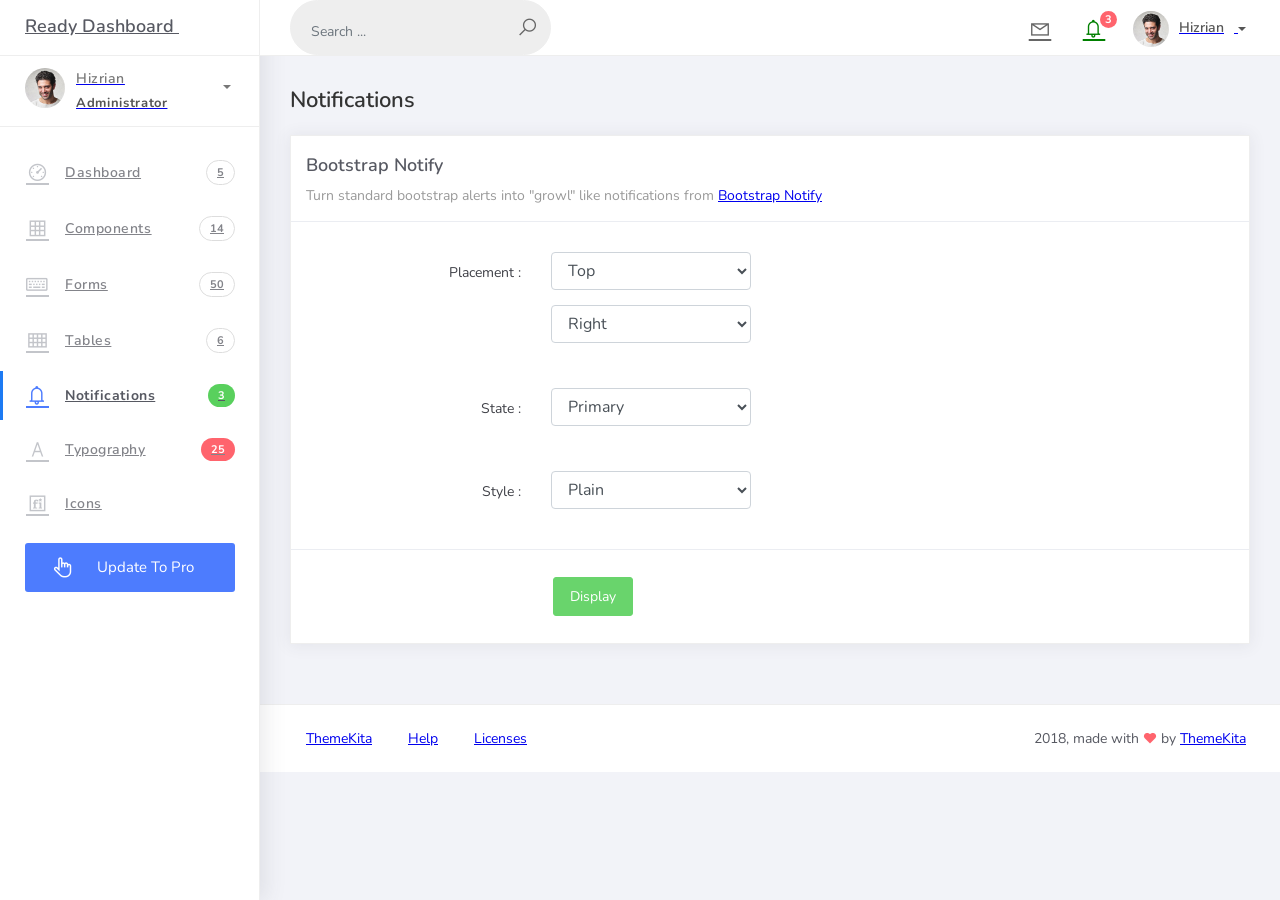
<file: notifications.html>
<!DOCTYPE html>
<html>
<head>
	<meta http-equiv="X-UA-Compatible" content="IE=edge,chrome=1" />
	<title>Notifications - Ready Bootstrap Dashboard</title>
	<meta content='width=device-width, initial-scale=1.0, maximum-scale=1.0, user-scalable=0, shrink-to-fit=no' name='viewport' />
	<link rel="stylesheet" href="assets/css/bootstrap.min.css">
	<link rel="stylesheet" href="https://fonts.googleapis.com/css?family=Nunito:200,200i,300,300i,400,400i,600,600i,700,700i,800,800i,900,900i">
	<link rel="stylesheet" href="assets/css/ready.css">
	<link rel="stylesheet" href="assets/css/demo.css">
</head>
<body>
	<div class="wrapper">
		<div class="main-header">
			<div class="logo-header">
				<a href="index.html" class="logo">
					Ready Dashboard
				</a>
				<button class="navbar-toggler sidenav-toggler ml-auto" type="button" data-toggle="collapse" data-target="collapse" aria-controls="sidebar" aria-expanded="false" aria-label="Toggle navigation">
					<span class="navbar-toggler-icon"></span>
				</button>
				<button class="topbar-toggler more"><i class="la la-ellipsis-v"></i></button>
			</div>
			<nav class="navbar navbar-header navbar-expand-lg">
				<div class="container-fluid">
					
					<form class="navbar-left navbar-form nav-search mr-md-3" action="">
						<div class="input-group">
							<input type="text" placeholder="Search ..." class="form-control">
							<div class="input-group-append">
								<span class="input-group-text">
									<i class="la la-search search-icon"></i>
								</span>
							</div>
						</div>
					</form>
					<ul class="navbar-nav topbar-nav ml-md-auto align-items-center">
						<li class="nav-item dropdown hidden-caret">
							<a class="nav-link dropdown-toggle" href="#" id="navbarDropdown" role="button" data-toggle="dropdown" aria-haspopup="true" aria-expanded="false">
								<i class="la la-envelope"></i>
							</a>
							<div class="dropdown-menu" aria-labelledby="navbarDropdown">
								<a class="dropdown-item" href="#">Action</a>
								<a class="dropdown-item" href="#">Another action</a>
								<div class="dropdown-divider"></div>
								<a class="dropdown-item" href="#">Something else here</a>
							</div>
						</li>
						<li class="nav-item dropdown hidden-caret">
							<a class="nav-link dropdown-toggle" href="#" id="navbarDropdown" role="button" data-toggle="dropdown" aria-haspopup="true" aria-expanded="false">
								<i class="la la-bell"></i>
								<span class="notification">3</span>
							</a>
							<ul class="dropdown-menu notif-box" aria-labelledby="navbarDropdown">
								<li>
									<div class="dropdown-title">You have 4 new notification</div>
								</li>
								<li>
									<div class="notif-center">
										<a href="#">
											<div class="notif-icon notif-primary"> <i class="la la-user-plus"></i> </div>
											<div class="notif-content">
												<span class="block">
													New user registered
												</span>
												<span class="time">5 minutes ago</span> 
											</div>
										</a>
										<a href="#">
											<div class="notif-icon notif-success"> <i class="la la-comment"></i> </div>
											<div class="notif-content">
												<span class="block">
													Rahmad commented on Admin
												</span>
												<span class="time">12 minutes ago</span> 
											</div>
										</a>
										<a href="#">
											<div class="notif-img"> 
												<img src="assets/img/profile2.jpg" alt="Img Profile">
											</div>
											<div class="notif-content">
												<span class="block">
													Reza send messages to you
												</span>
												<span class="time">12 minutes ago</span> 
											</div>
										</a>
										<a href="#">
											<div class="notif-icon notif-danger"> <i class="la la-heart"></i> </div>
											<div class="notif-content">
												<span class="block">
													Farrah liked Admin
												</span>
												<span class="time">17 minutes ago</span> 
											</div>
										</a>
									</div>
								</li>
								<li>
									<a class="see-all" href="javascript:void(0);"> <strong>See all notifications</strong> <i class="la la-angle-right"></i> </a>
								</li>
							</ul>
						</li>
						<li class="nav-item dropdown">
							<a class="dropdown-toggle profile-pic" data-toggle="dropdown" href="#" aria-expanded="false"> <img src="assets/img/profile.jpg" alt="user-img" width="36" class="img-circle"><span >Hizrian</span></span> </a>
							<ul class="dropdown-menu dropdown-user">
								<li>
									<div class="user-box">
										<div class="u-img"><img src="assets/img/profile.jpg" alt="user"></div>
										<div class="u-text">
											<h4>Hizrian</h4>
											<p class="text-muted">hello@themekita.com</p><a href="profile.html" class="btn btn-rounded btn-danger btn-sm">View Profile</a></div>
										</div>
									</li>
									<div class="dropdown-divider"></div>
									<a class="dropdown-item" href="#"><i class="ti-user"></i> My Profile</a>
									<a class="dropdown-item" href="#"></i> My Balance</a>
									<a class="dropdown-item" href="#"><i class="ti-email"></i> Inbox</a>
									<div class="dropdown-divider"></div>
									<a class="dropdown-item" href="#"><i class="ti-settings"></i> Account Setting</a>
									<div class="dropdown-divider"></div>
									<a class="dropdown-item" href="#"><i class="fa fa-power-off"></i> Logout</a>
								</ul>
								<!-- /.dropdown-user -->
							</li>
						</ul>
					</div>
				</nav>
			</div>
			<div class="sidebar">
				<div class="scrollbar-inner sidebar-wrapper">
					<div class="user">
						<div class="photo">
							<img src="assets/img/profile.jpg">
						</div>
						<div class="info">
							<a class="" data-toggle="collapse" href="#collapseExample" aria-expanded="true">
								<span>
									Hizrian
									<span class="user-level">Administrator</span>
									<span class="caret"></span>
								</span>
							</a>
							<div class="clearfix"></div>

							<div class="collapse in" id="collapseExample" aria-expanded="true" style="">
								<ul class="nav">
									<li>
										<a href="#profile">
											<span class="link-collapse">My Profile</span>
										</a>
									</li>
									<li>
										<a href="#edit">
											<span class="link-collapse">Edit Profile</span>
										</a>
									</li>
									<li>
										<a href="#settings">
											<span class="link-collapse">Settings</span>
										</a>
									</li>
								</ul>
							</div>
						</div>
					</div>
					<ul class="nav">
						<li class="nav-item">
							<a href="index.html">
								<i class="la la-dashboard"></i>
								<p>Dashboard</p>
								<span class="badge badge-count">5</span>
							</a>
						</li>
						<li class="nav-item">
							<a href="components.html">
								<i class="la la-table"></i>
								<p>Components</p>
								<span class="badge badge-count">14</span>
							</a>
						</li>
						<li class="nav-item">
							<a href="forms.html">
								<i class="la la-keyboard-o"></i>
								<p>Forms</p>
								<span class="badge badge-count">50</span>
							</a>
						</li>
						<li class="nav-item">
							<a href="tables.html">
								<i class="la la-th"></i>
								<p>Tables</p>
								<span class="badge badge-count">6</span>
							</a>
						</li>
						<li class="nav-item active">
							<a href="notifications.html">
								<i class="la la-bell"></i>
								<p>Notifications</p>
								<span class="badge badge-success">3</span>
							</a>
						</li>
						<li class="nav-item">
							<a href="typography.html">
								<i class="la la-font"></i>
								<p>Typography</p>
								<span class="badge badge-danger">25</span>
							</a>
						</li>
						<li class="nav-item">
							<a href="icons.html">
								<i class="la la-fonticons"></i>
								<p>Icons</p>
							</a>
						</li>
						<li class="nav-item update-pro">
							<button  data-toggle="modal" data-target="#modalUpdate">
								<i class="la la-hand-pointer-o"></i>
								<p>Update To Pro</p>
							</button>
						</li>
					</ul>
				</div>
			</div>
			<div class="main-panel">
				<div class="content">
					<div class="container-fluid">
						<h4 class="page-title">Notifications</h4>
						<div class="row">
							<div class="col-md-12">
								<div class="card">
									<div class="card-header">
										<div class="card-title">Bootstrap Notify</div>
										<div class="card-category">Turn standard bootstrap alerts into "growl" like notifications from <a class="link" href="http://bootstrap-notify.remabledesigns.com/">Bootstrap Notify</a></div>
									</div>
									<div class="card-body">
										<div class="form">
											<div class="form-group from-show-notify row">
												<div class="col-lg-3 col-md-3 col-sm-12 text-right">
													<label>Placement :</label>
												</div>
												<div class="col-lg-4 col-md-9 col-sm-12">
													<select class="form-control input-fixed" id="notify_placement_from">
														<option value="top">Top</option>
														<option value="bottom">Bottom</option>
													</select>
													<select class="form-control input-fixed" id="notify_placement_align">
														<option value="left">Left</option>
														<option value="right" selected="">Right</option>
														<option value="center">Center</option>
													</select>
												</div>
											</div>
											<div class="form-group from-show-notify row">
												<div class="col-lg-3 col-md-3 col-sm-12 text-right">
													<label>State :</label>
												</div>
												<div class="col-lg-4 col-md-9 col-sm-12">
													<select class="form-control input-fixed" id="notify_state">
														<option value="primary">Primary</option>
														<option value="info">Info</option>
														<option value="success">Success</option>
														<option value="warning">Warning</option>
														<option value="danger">Danger</option>
													</select>
												</div>
											</div>
											<div class="form-group from-show-notify row">
												<div class="col-lg-3 col-md-3 col-sm-12 text-right">
													<label>Style :</label>
												</div>
												<div class="col-lg-4 col-md-9 col-sm-12">
													<select class="form-control input-fixed" id="notify_style">
														<option value="plain">Plain</option>
														<option value="withicon">With Icon</option>
													</select>
												</div>
											</div>
										</div>
									</div>
									<div class="card-footer">
										<div class="form">
											<div class="form-group from-show-notify row">
												<div class="col-lg-3 col-md-3 col-sm-12">

												</div>
												<div class="col-lg-4 col-md-9 col-sm-12">
													<button id="displayNotif" class="btn btn-success">Display</button>
												</div>
											</div>
										</div>
									</div>
								</div>
							</div>
						</div>
					</div>
				</div>
				<footer class="footer">
					<div class="container-fluid">
						<nav class="pull-left">
							<ul class="nav">
								<li class="nav-item">
									<a class="nav-link" href="http://www.themekita.com">
										ThemeKita
									</a>
								</li>
								<li class="nav-item">
									<a class="nav-link" href="#">
										Help
									</a>
								</li>
								<li class="nav-item">
									<a class="nav-link" href="https://themewagon.com/license/#free-item">
										Licenses
									</a>
								</li>
							</ul>
						</nav>
						<div class="copyright ml-auto">
							2018, made with <i class="la la-heart heart text-danger"></i> by <a href="http://www.themekita.com">ThemeKita</a>
						</div>				
					</div>
				</footer>
			</div>
		</div>
	</div>
	<!-- Modal -->
	<div class="modal fade" id="modalUpdate" tabindex="-1" role="dialog" aria-labelledby="modalUpdatePro" aria-hidden="true">
		<div class="modal-dialog modal-dialog-centered" role="document">
			<div class="modal-content">
				<div class="modal-header bg-primary">
					<h6 class="modal-title"><i class="la la-frown-o"></i> Under Development</h6>
					<button type="button" class="close" data-dismiss="modal" aria-label="Close">
						<span aria-hidden="true">&times;</span>
					</button>
				</div>
				<div class="modal-body text-center">									
					<p>Currently the pro version of the <b>Ready Dashboard</b> Bootstrap is in progress development</p>
					<p>
					<b>We'll let you know when it's done</b></p>
				</div>
				<div class="modal-footer">
					<button type="button" class="btn btn-secondary" data-dismiss="modal">Close</button>
				</div>
			</div>
		</div>
	</div>
</body>
<script src="assets/js/core/jquery.3.2.1.min.js"></script>
<script src="assets/js/plugin/jquery-ui-1.12.1.custom/jquery-ui.min.js"></script>
<script src="assets/js/core/popper.min.js"></script>
<script src="assets/js/core/bootstrap.min.js"></script>
<script src="assets/js/plugin/chartist/chartist.min.js"></script>
<script src="assets/js/plugin/chartist/plugin/chartist-plugin-tooltip.min.js"></script>
<script src="assets/js/plugin/bootstrap-notify/bootstrap-notify.min.js"></script>
<script src="assets/js/plugin/bootstrap-toggle/bootstrap-toggle.min.js"></script>
<script src="assets/js/plugin/jquery-mapael/jquery.mapael.min.js"></script>
<script src="assets/js/plugin/jquery-mapael/maps/world_countries.min.js"></script>
<script src="assets/js/plugin/chart-circle/circles.min.js"></script>
<script src="assets/js/plugin/jquery-scrollbar/jquery.scrollbar.min.js"></script>
<script src="assets/js/ready.min.js"></script>
<script>
	$('#displayNotif').on('click', function(){
		var placementFrom = $('#notify_placement_from option:selected').val();
		var placementAlign = $('#notify_placement_align option:selected').val();
		var state = $('#notify_state option:selected').val();
		var style = $('#notify_style option:selected').val();
		var content = {};

		content.message = 'Turning standard Bootstrap alerts into "notify" like notifications';
		content.title = 'Bootstrap notify';
		if (style == "withicon") {
			content.icon = 'la la-bell';
		} else {
			content.icon = 'none';
		}
		content.url = 'index.html';
		content.target = '_blank';

		$.notify(content,{
			type: state,
			placement: {
				from: placementFrom,
				align: placementAlign
			},
			time: 1000,
		});
	});
</script>
</html>
</file>
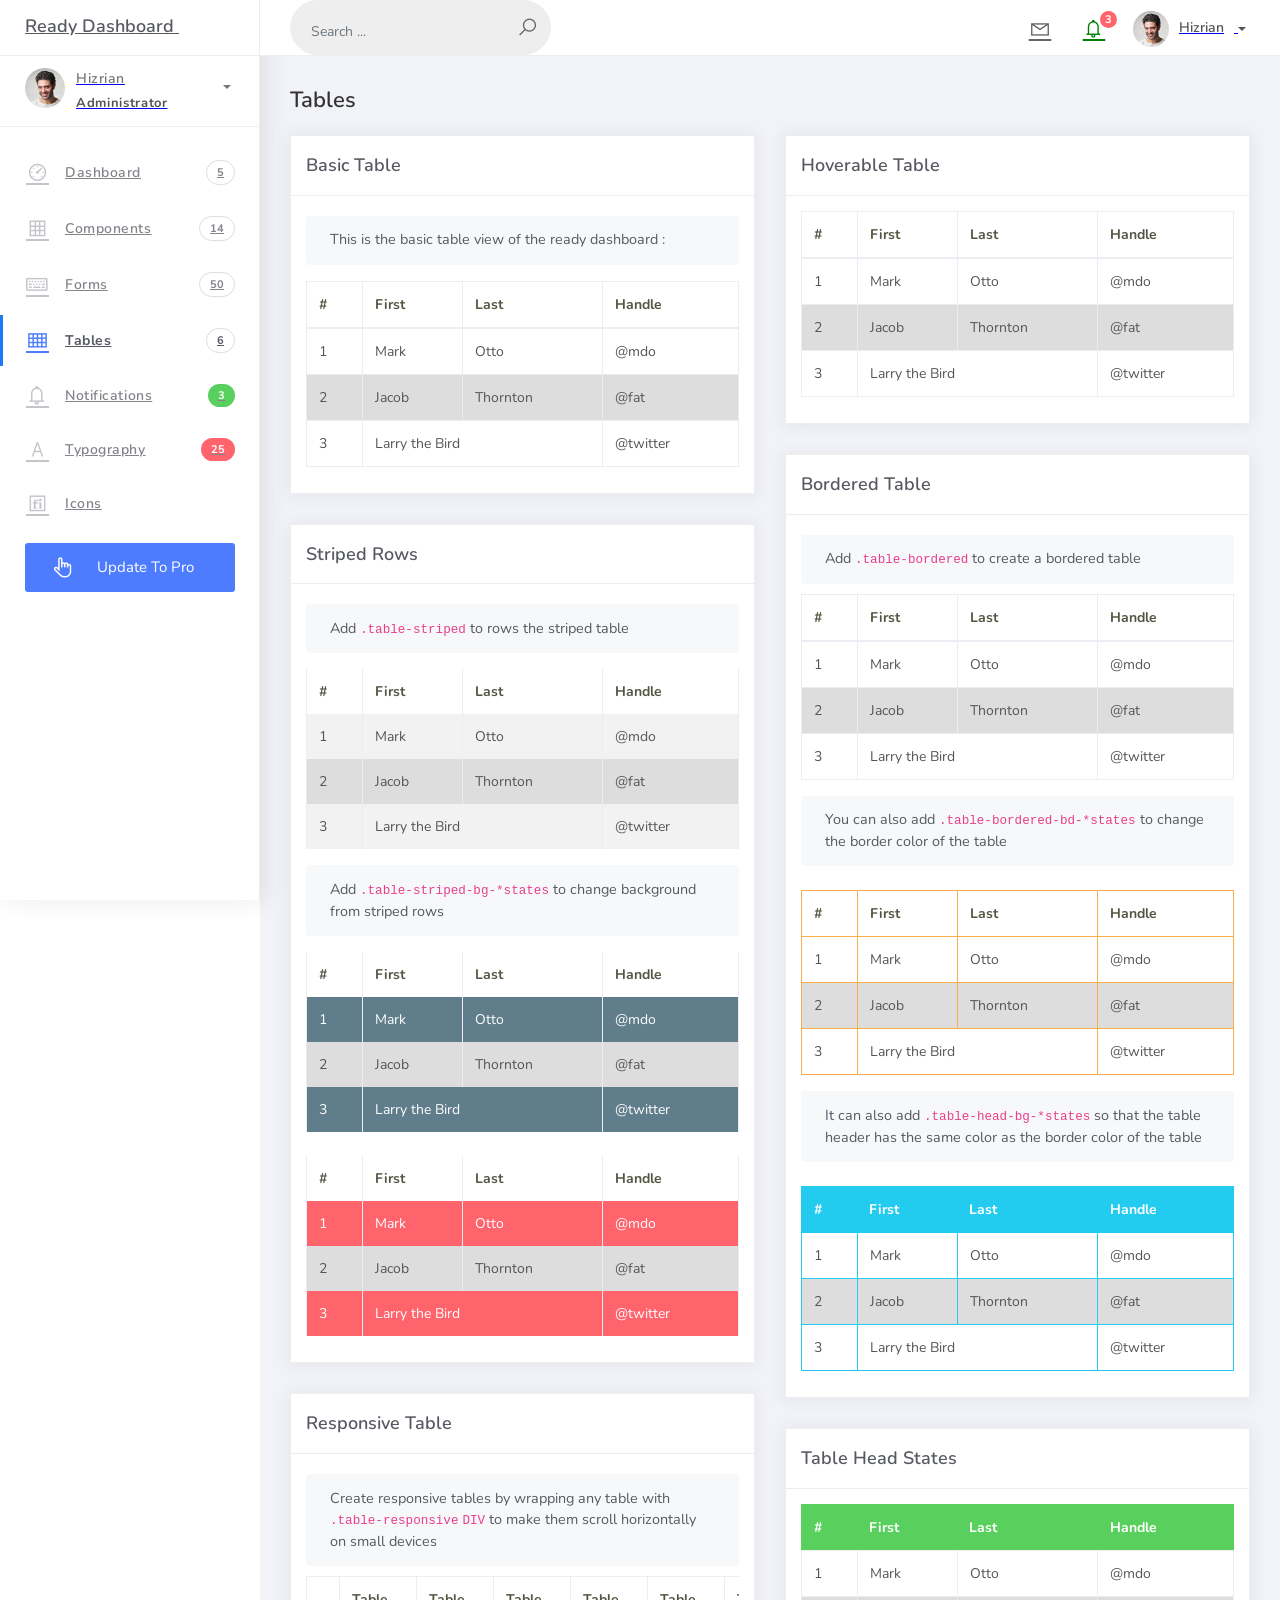
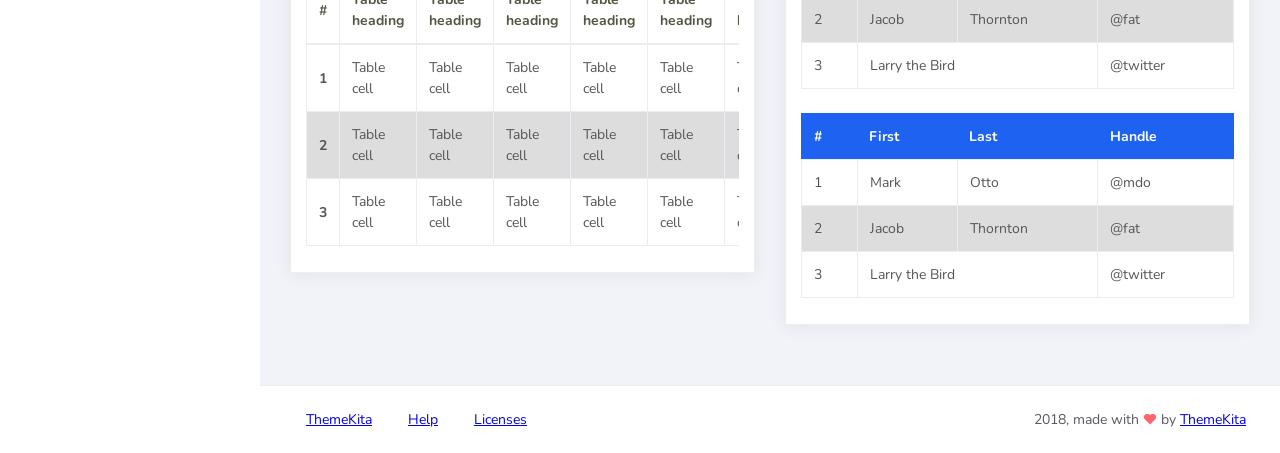
<file: tables.html>
<!DOCTYPE html>
<html>
<head>
	<meta http-equiv="X-UA-Compatible" content="IE=edge,chrome=1" />
	<title>Tables - Ready Bootstrap Dashboard</title>
	<meta content='width=device-width, initial-scale=1.0, maximum-scale=1.0, user-scalable=0, shrink-to-fit=no' name='viewport' />
	<link rel="stylesheet" href="assets/css/bootstrap.min.css">
	<link rel="stylesheet" href="https://fonts.googleapis.com/css?family=Nunito:200,200i,300,300i,400,400i,600,600i,700,700i,800,800i,900,900i">
	<link rel="stylesheet" href="assets/css/ready.css">
	<link rel="stylesheet" href="assets/css/demo.css">
</head>
<body>
	<div class="wrapper">
		<div class="main-header">
			<div class="logo-header">
				<a href="index.html" class="logo">
					Ready Dashboard
				</a>
				<button class="navbar-toggler sidenav-toggler ml-auto" type="button" data-toggle="collapse" data-target="collapse" aria-controls="sidebar" aria-expanded="false" aria-label="Toggle navigation">
					<span class="navbar-toggler-icon"></span>
				</button>
				<button class="topbar-toggler more"><i class="la la-ellipsis-v"></i></button>
			</div>
			<nav class="navbar navbar-header navbar-expand-lg">
				<div class="container-fluid">
					
					<form class="navbar-left navbar-form nav-search mr-md-3" action="">
						<div class="input-group">
							<input type="text" placeholder="Search ..." class="form-control">
							<div class="input-group-append">
								<span class="input-group-text">
									<i class="la la-search search-icon"></i>
								</span>
							</div>
						</div>
					</form>
					<ul class="navbar-nav topbar-nav ml-md-auto align-items-center">
						<li class="nav-item dropdown hidden-caret">
							<a class="nav-link dropdown-toggle" href="#" id="navbarDropdown" role="button" data-toggle="dropdown" aria-haspopup="true" aria-expanded="false">
								<i class="la la-envelope"></i>
							</a>
							<div class="dropdown-menu" aria-labelledby="navbarDropdown">
								<a class="dropdown-item" href="#">Action</a>
								<a class="dropdown-item" href="#">Another action</a>
								<div class="dropdown-divider"></div>
								<a class="dropdown-item" href="#">Something else here</a>
							</div>
						</li>
						<li class="nav-item dropdown hidden-caret">
							<a class="nav-link dropdown-toggle" href="#" id="navbarDropdown" role="button" data-toggle="dropdown" aria-haspopup="true" aria-expanded="false">
								<i class="la la-bell"></i>
								<span class="notification">3</span>
							</a>
							<ul class="dropdown-menu notif-box" aria-labelledby="navbarDropdown">
								<li>
									<div class="dropdown-title">You have 4 new notification</div>
								</li>
								<li>
									<div class="notif-center">
										<a href="#">
											<div class="notif-icon notif-primary"> <i class="la la-user-plus"></i> </div>
											<div class="notif-content">
												<span class="block">
													New user registered
												</span>
												<span class="time">5 minutes ago</span> 
											</div>
										</a>
										<a href="#">
											<div class="notif-icon notif-success"> <i class="la la-comment"></i> </div>
											<div class="notif-content">
												<span class="block">
													Rahmad commented on Admin
												</span>
												<span class="time">12 minutes ago</span> 
											</div>
										</a>
										<a href="#">
											<div class="notif-img"> 
												<img src="assets/img/profile2.jpg" alt="Img Profile">
											</div>
											<div class="notif-content">
												<span class="block">
													Reza send messages to you
												</span>
												<span class="time">12 minutes ago</span> 
											</div>
										</a>
										<a href="#">
											<div class="notif-icon notif-danger"> <i class="la la-heart"></i> </div>
											<div class="notif-content">
												<span class="block">
													Farrah liked Admin
												</span>
												<span class="time">17 minutes ago</span> 
											</div>
										</a>
									</div>
								</li>
								<li>
									<a class="see-all" href="javascript:void(0);"> <strong>See all notifications</strong> <i class="la la-angle-right"></i> </a>
								</li>
							</ul>
						</li>
						<li class="nav-item dropdown">
							<a class="dropdown-toggle profile-pic" data-toggle="dropdown" href="#" aria-expanded="false"> <img src="assets/img/profile.jpg" alt="user-img" width="36" class="img-circle"><span >Hizrian</span></span> </a>
							<ul class="dropdown-menu dropdown-user">
								<li>
									<div class="user-box">
										<div class="u-img"><img src="assets/img/profile.jpg" alt="user"></div>
										<div class="u-text">
											<h4>Hizrian</h4>
											<p class="text-muted">hello@themekita.com</p><a href="profile.html" class="btn btn-rounded btn-danger btn-sm">View Profile</a></div>
										</div>
									</li>
									<div class="dropdown-divider"></div>
									<a class="dropdown-item" href="#"><i class="ti-user"></i> My Profile</a>
									<a class="dropdown-item" href="#"></i> My Balance</a>
									<a class="dropdown-item" href="#"><i class="ti-email"></i> Inbox</a>
									<div class="dropdown-divider"></div>
									<a class="dropdown-item" href="#"><i class="ti-settings"></i> Account Setting</a>
									<div class="dropdown-divider"></div>
									<a class="dropdown-item" href="#"><i class="fa fa-power-off"></i> Logout</a>
								</ul>
								<!-- /.dropdown-user -->
							</li>
						</ul>
					</div>
				</nav>
			</div>
			<div class="sidebar">
				<div class="scrollbar-inner sidebar-wrapper">
					<div class="user">
						<div class="photo">
							<img src="assets/img/profile.jpg">
						</div>
						<div class="info">
							<a class="" data-toggle="collapse" href="#collapseExample" aria-expanded="true">
								<span>
									Hizrian
									<span class="user-level">Administrator</span>
									<span class="caret"></span>
								</span>
							</a>
							<div class="clearfix"></div>

							<div class="collapse in" id="collapseExample" aria-expanded="true" style="">
								<ul class="nav">
									<li>
										<a href="#profile">
											<span class="link-collapse">My Profile</span>
										</a>
									</li>
									<li>
										<a href="#edit">
											<span class="link-collapse">Edit Profile</span>
										</a>
									</li>
									<li>
										<a href="#settings">
											<span class="link-collapse">Settings</span>
										</a>
									</li>
								</ul>
							</div>
						</div>
					</div>
					<ul class="nav">
						<li class="nav-item">
							<a href="index.html">
								<i class="la la-dashboard"></i>
								<p>Dashboard</p>
								<span class="badge badge-count">5</span>
							</a>
						</li>
						<li class="nav-item">
							<a href="components.html">
								<i class="la la-table"></i>
								<p>Components</p>
								<span class="badge badge-count">14</span>
							</a>
						</li>
						<li class="nav-item">
							<a href="forms.html">
								<i class="la la-keyboard-o"></i>
								<p>Forms</p>
								<span class="badge badge-count">50</span>
							</a>
						</li>
						<li class="nav-item active">
							<a href="tables.html">
								<i class="la la-th"></i>
								<p>Tables</p>
								<span class="badge badge-count">6</span>
							</a>
						</li>
						<li class="nav-item">
							<a href="notifications.html">
								<i class="la la-bell"></i>
								<p>Notifications</p>
								<span class="badge badge-success">3</span>
							</a>
						</li>
						<li class="nav-item">
							<a href="typography.html">
								<i class="la la-font"></i>
								<p>Typography</p>
								<span class="badge badge-danger">25</span>
							</a>
						</li>
						<li class="nav-item">
							<a href="icons.html">
								<i class="la la-fonticons"></i>
								<p>Icons</p>
							</a>
						</li>
						<li class="nav-item update-pro">
							<button  data-toggle="modal" data-target="#modalUpdate">
								<i class="la la-hand-pointer-o"></i>
								<p>Update To Pro</p>
							</button>
						</li>
					</ul>
				</div>
			</div>
			<div class="main-panel">
				<div class="content">
					<div class="container-fluid">
						<h4 class="page-title">Tables</h4>
						<div class="row">
							<div class="col-md-6">
								<div class="card">
									<div class="card-header">
										<div class="card-title">Basic Table</div>
									</div>
									<div class="card-body">
										<div class="card-sub">									
											This is the basic table view of the ready dashboard :
										</div>
										<table class="table mt-3">
											<thead>
												<tr>
													<th scope="col">#</th>
													<th scope="col">First</th>
													<th scope="col">Last</th>
													<th scope="col">Handle</th>
												</tr>
											</thead>
											<tbody>
												<tr>
													<td>1</td>
													<td>Mark</td>
													<td>Otto</td>
													<td>@mdo</td>
												</tr>
												<tr>
													<td>2</td>
													<td>Jacob</td>
													<td>Thornton</td>
													<td>@fat</td>
												</tr>
												<tr>
													<td>3</td>
													<td colspan="2">Larry the Bird</td>
													<td>@twitter</td>
												</tr>
											</tbody>
										</table>
									</div>
								</div>
								<div class="card">
									<div class="card-header">
										<div class="card-title">Striped Rows</div>
									</div>
									<div class="card-body">
										<div class="card-sub">											
											Add <code class="highlighter-rouge">.table-striped</code> to rows the striped table
										</div>
										<table class="table table-striped mt-3">
											<thead>
												<tr>
													<th scope="col">#</th>
													<th scope="col">First</th>
													<th scope="col">Last</th>
													<th scope="col">Handle</th>
												</tr>
											</thead>
											<tbody>
												<tr>
													<td>1</td>
													<td>Mark</td>
													<td>Otto</td>
													<td>@mdo</td>
												</tr>
												<tr>
													<td>2</td>
													<td>Jacob</td>
													<td>Thornton</td>
													<td>@fat</td>
												</tr>
												<tr>
													<td>3</td>
													<td colspan="2">Larry the Bird</td>
													<td>@twitter</td>
												</tr>
											</tbody>
										</table>
										<div class="card-sub">
											Add <code class="#highlighter-rouge">.table-striped-bg-*states</code> to change background from striped rows
										</div>
										<table class="table table-striped table-striped-bg-default mt-3">
											<thead>
												<tr>
													<th scope="col">#</th>
													<th scope="col">First</th>
													<th scope="col">Last</th>
													<th scope="col">Handle</th>
												</tr>
											</thead>
											<tbody>
												<tr>
													<td>1</td>
													<td>Mark</td>
													<td>Otto</td>
													<td>@mdo</td>
												</tr>
												<tr>
													<td>2</td>
													<td>Jacob</td>
													<td>Thornton</td>
													<td>@fat</td>
												</tr>
												<tr>
													<td>3</td>
													<td colspan="2">Larry the Bird</td>
													<td>@twitter</td>
												</tr>
											</tbody>
										</table>
										<table class="table table-striped table-striped-bg-danger mt-4">
											<thead>
												<tr>
													<th scope="col">#</th>
													<th scope="col">First</th>
													<th scope="col">Last</th>
													<th scope="col">Handle</th>
												</tr>
											</thead>
											<tbody>
												<tr>
													<td>1</td>
													<td>Mark</td>
													<td>Otto</td>
													<td>@mdo</td>
												</tr>
												<tr>
													<td>2</td>
													<td>Jacob</td>
													<td>Thornton</td>
													<td>@fat</td>
												</tr>
												<tr>
													<td>3</td>
													<td colspan="2">Larry the Bird</td>
													<td>@twitter</td>
												</tr>
											</tbody>
										</table>
									</div>
								</div>
								<div class="card">
									<div class="card-header">
										<div class="card-title">Responsive Table</div>
									</div>
									<div class="card-body">
										<div class="card-sub">
											Create responsive tables by wrapping any table with <code class="highlighter-rouge">.table-responsive</code> <code class="highlighter-rouge">DIV</code> to make them scroll horizontally on small devices
										</div>
										<div class="table-responsive">
											<table class="table table-bordered">
												<thead>
													<tr>
														<th>#</th>
														<th>Table heading</th>
														<th>Table heading</th>
														<th>Table heading</th>
														<th>Table heading</th>
														<th>Table heading</th>
														<th>Table heading</th>
													</tr>
												</thead>
												<tbody>
													<tr>
														<th scope="row">1</th>
														<td>Table cell</td>
														<td>Table cell</td>
														<td>Table cell</td>
														<td>Table cell</td>
														<td>Table cell</td>
														<td>Table cell</td>
													</tr>
													<tr>
														<th scope="row">2</th>
														<td>Table cell</td>
														<td>Table cell</td>
														<td>Table cell</td>
														<td>Table cell</td>
														<td>Table cell</td>
														<td>Table cell</td>
													</tr>
													<tr>
														<th scope="row">3</th>
														<td>Table cell</td>
														<td>Table cell</td>
														<td>Table cell</td>
														<td>Table cell</td>
														<td>Table cell</td>
														<td>Table cell</td>
													</tr>
												</tbody>
											</table>
										</div>
									</div>
								</div>
							</div>
							<div class="col-md-6">
								<div class="card">
									<div class="card-header">
										<div class="card-title">Hoverable Table</div>
									</div>
									<div class="card-body">
										<table class="table table-hover">
											<thead>
												<tr>
													<th scope="col">#</th>
													<th scope="col">First</th>
													<th scope="col">Last</th>
													<th scope="col">Handle</th>
												</tr>
											</thead>
											<tbody>
												<tr>
													<td>1</td>
													<td>Mark</td>
													<td>Otto</td>
													<td>@mdo</td>
												</tr>
												<tr>
													<td>2</td>
													<td>Jacob</td>
													<td>Thornton</td>
													<td>@fat</td>
												</tr>
												<tr>
													<td>3</td>
													<td colspan="2">Larry the Bird</td>
													<td>@twitter</td>
												</tr>
											</tbody>
										</table>
									</div>
								</div>
								<div class="card">
									<div class="card-header">
										<div class="card-title">Bordered Table</div>
									</div>
									<div class="card-body">
										<div class="card-sub">
											Add <code class="highlighter-rouge">.table-bordered</code> to create a bordered table
										</div>
										<table class="table table-bordered">
											<thead>
												<tr>
													<th scope="col">#</th>
													<th scope="col">First</th>
													<th scope="col">Last</th>
													<th scope="col">Handle</th>
												</tr>
											</thead>
											<tbody>
												<tr>
													<td>1</td>
													<td>Mark</td>
													<td>Otto</td>
													<td>@mdo</td>
												</tr>
												<tr>
													<td>2</td>
													<td>Jacob</td>
													<td>Thornton</td>
													<td>@fat</td>
												</tr>
												<tr>
													<td>3</td>
													<td colspan="2">Larry the Bird</td>
													<td>@twitter</td>
												</tr>
											</tbody>
										</table>
										<div class="card-sub">											
											You can also add <code class="highlighter-rouge">.table-bordered-bd-*states</code> to change the border color of the table
										</div>
										<table class="table table-bordered table-bordered-bd-warning mt-4">
											<thead>
												<tr>
													<th scope="col">#</th>
													<th scope="col">First</th>
													<th scope="col">Last</th>
													<th scope="col">Handle</th>
												</tr>
											</thead>
											<tbody>
												<tr>
													<td>1</td>
													<td>Mark</td>
													<td>Otto</td>
													<td>@mdo</td>
												</tr>
												<tr>
													<td>2</td>
													<td>Jacob</td>
													<td>Thornton</td>
													<td>@fat</td>
												</tr>
												<tr>
													<td>3</td>
													<td colspan="2">Larry the Bird</td>
													<td>@twitter</td>
												</tr>
											</tbody>
										</table>
										<div class="card-sub">
											It can also add <code class="highlight-rouge">.table-head-bg-*states</code> so that the table header has the same color as the border color of the table
										</div>
										<table class="table table-bordered table-head-bg-info table-bordered-bd-info mt-4">
											<thead>
												<tr>
													<th scope="col">#</th>
													<th scope="col">First</th>
													<th scope="col">Last</th>
													<th scope="col">Handle</th>
												</tr>
											</thead>
											<tbody>
												<tr>
													<td>1</td>
													<td>Mark</td>
													<td>Otto</td>
													<td>@mdo</td>
												</tr>
												<tr>
													<td>2</td>
													<td>Jacob</td>
													<td>Thornton</td>
													<td>@fat</td>
												</tr>
												<tr>
													<td>3</td>
													<td colspan="2">Larry the Bird</td>
													<td>@twitter</td>
												</tr>
											</tbody>
										</table>
									</div>
								</div>
								<div class="card">
									<div class="card-header">
										<div class="card-title">Table Head States</div>
									</div>
									<div class="card-body">
										<table class="table table-head-bg-success">
											<thead>
												<tr>
													<th scope="col">#</th>
													<th scope="col">First</th>
													<th scope="col">Last</th>
													<th scope="col">Handle</th>
												</tr>
											</thead>
											<tbody>
												<tr>
													<td>1</td>
													<td>Mark</td>
													<td>Otto</td>
													<td>@mdo</td>
												</tr>
												<tr>
													<td>2</td>
													<td>Jacob</td>
													<td>Thornton</td>
													<td>@fat</td>
												</tr>
												<tr>
													<td>3</td>
													<td colspan="2">Larry the Bird</td>
													<td>@twitter</td>
												</tr>
											</tbody>
										</table>
										<table class="table table-head-bg-primary mt-4">
											<thead>
												<tr>
													<th scope="col">#</th>
													<th scope="col">First</th>
													<th scope="col">Last</th>
													<th scope="col">Handle</th>
												</tr>
											</thead>
											<tbody>
												<tr>
													<td>1</td>
													<td>Mark</td>
													<td>Otto</td>
													<td>@mdo</td>
												</tr>
												<tr>
													<td>2</td>
													<td>Jacob</td>
													<td>Thornton</td>
													<td>@fat</td>
												</tr>
												<tr>
													<td>3</td>
													<td colspan="2">Larry the Bird</td>
													<td>@twitter</td>
												</tr>
											</tbody>
										</table>
									</div>
								</div>
							</div>
						</div>
					</div>
				</div>
				<footer class="footer">
					<div class="container-fluid">
						<nav class="pull-left">
							<ul class="nav">
								<li class="nav-item">
									<a class="nav-link" href="http://www.themekita.com">
										ThemeKita
									</a>
								</li>
								<li class="nav-item">
									<a class="nav-link" href="#">
										Help
									</a>
								</li>
								<li class="nav-item">
									<a class="nav-link" href="https://themewagon.com/license/#free-item">
										Licenses
									</a>
								</li>
							</ul>
						</nav>
						<div class="copyright ml-auto">
							2018, made with <i class="la la-heart heart text-danger"></i> by <a href="http://www.themekita.com">ThemeKita</a>
						</div>				
					</div>
				</footer>
			</div>
		</div>
	</div>
</div>
<!-- Modal -->
<div class="modal fade" id="modalUpdate" tabindex="-1" role="dialog" aria-labelledby="modalUpdatePro" aria-hidden="true">
	<div class="modal-dialog modal-dialog-centered" role="document">
		<div class="modal-content">
			<div class="modal-header bg-primary">
				<h6 class="modal-title"><i class="la la-frown-o"></i> Under Development</h6>
				<button type="button" class="close" data-dismiss="modal" aria-label="Close">
					<span aria-hidden="true">&times;</span>
				</button>
			</div>
			<div class="modal-body text-center">									
				<p>Currently the pro version of the <b>Ready Dashboard</b> Bootstrap is in progress development</p>
				<p>
				<b>We'll let you know when it's done</b></p>
			</div>
			<div class="modal-footer">
				<button type="button" class="btn btn-secondary" data-dismiss="modal">Close</button>
			</div>
		</div>
	</div>
</div>
</body>
<script src="assets/js/core/jquery.3.2.1.min.js"></script>
<script src="assets/js/plugin/jquery-ui-1.12.1.custom/jquery-ui.min.js"></script>
<script src="assets/js/core/popper.min.js"></script>
<script src="assets/js/core/bootstrap.min.js"></script>
<script src="assets/js/plugin/chartist/chartist.min.js"></script>
<script src="assets/js/plugin/chartist/plugin/chartist-plugin-tooltip.min.js"></script>
<script src="assets/js/plugin/bootstrap-notify/bootstrap-notify.min.js"></script>
<script src="assets/js/plugin/bootstrap-toggle/bootstrap-toggle.min.js"></script>
<script src="assets/js/plugin/jquery-mapael/jquery.mapael.min.js"></script>
<script src="assets/js/plugin/jquery-mapael/maps/world_countries.min.js"></script>
<script src="assets/js/plugin/chart-circle/circles.min.js"></script>
<script src="assets/js/plugin/jquery-scrollbar/jquery.scrollbar.min.js"></script>
<script src="assets/js/ready.min.js"></script>
<script>
	$('#displayNotif').on('click', function(){
		var placementFrom = $('#notify_placement_from option:selected').val();
		var placementAlign = $('#notify_placement_align option:selected').val();
		var state = $('#notify_state option:selected').val();
		var style = $('#notify_style option:selected').val();
		var content = {};

		content.message = 'Turning standard Bootstrap alerts into "notify" like notifications';
		content.title = 'Bootstrap notify';
		if (style == "withicon") {
			content.icon = 'la la-bell';
		} else {
			content.icon = 'none';
		}
		content.url = 'index.html';
		content.target = '_blank';

		$.notify(content,{
			type: state,
			placement: {
				from: placementFrom,
				align: placementAlign
			},
			time: 1000,
		});
	});
</script>
</html>
</file>
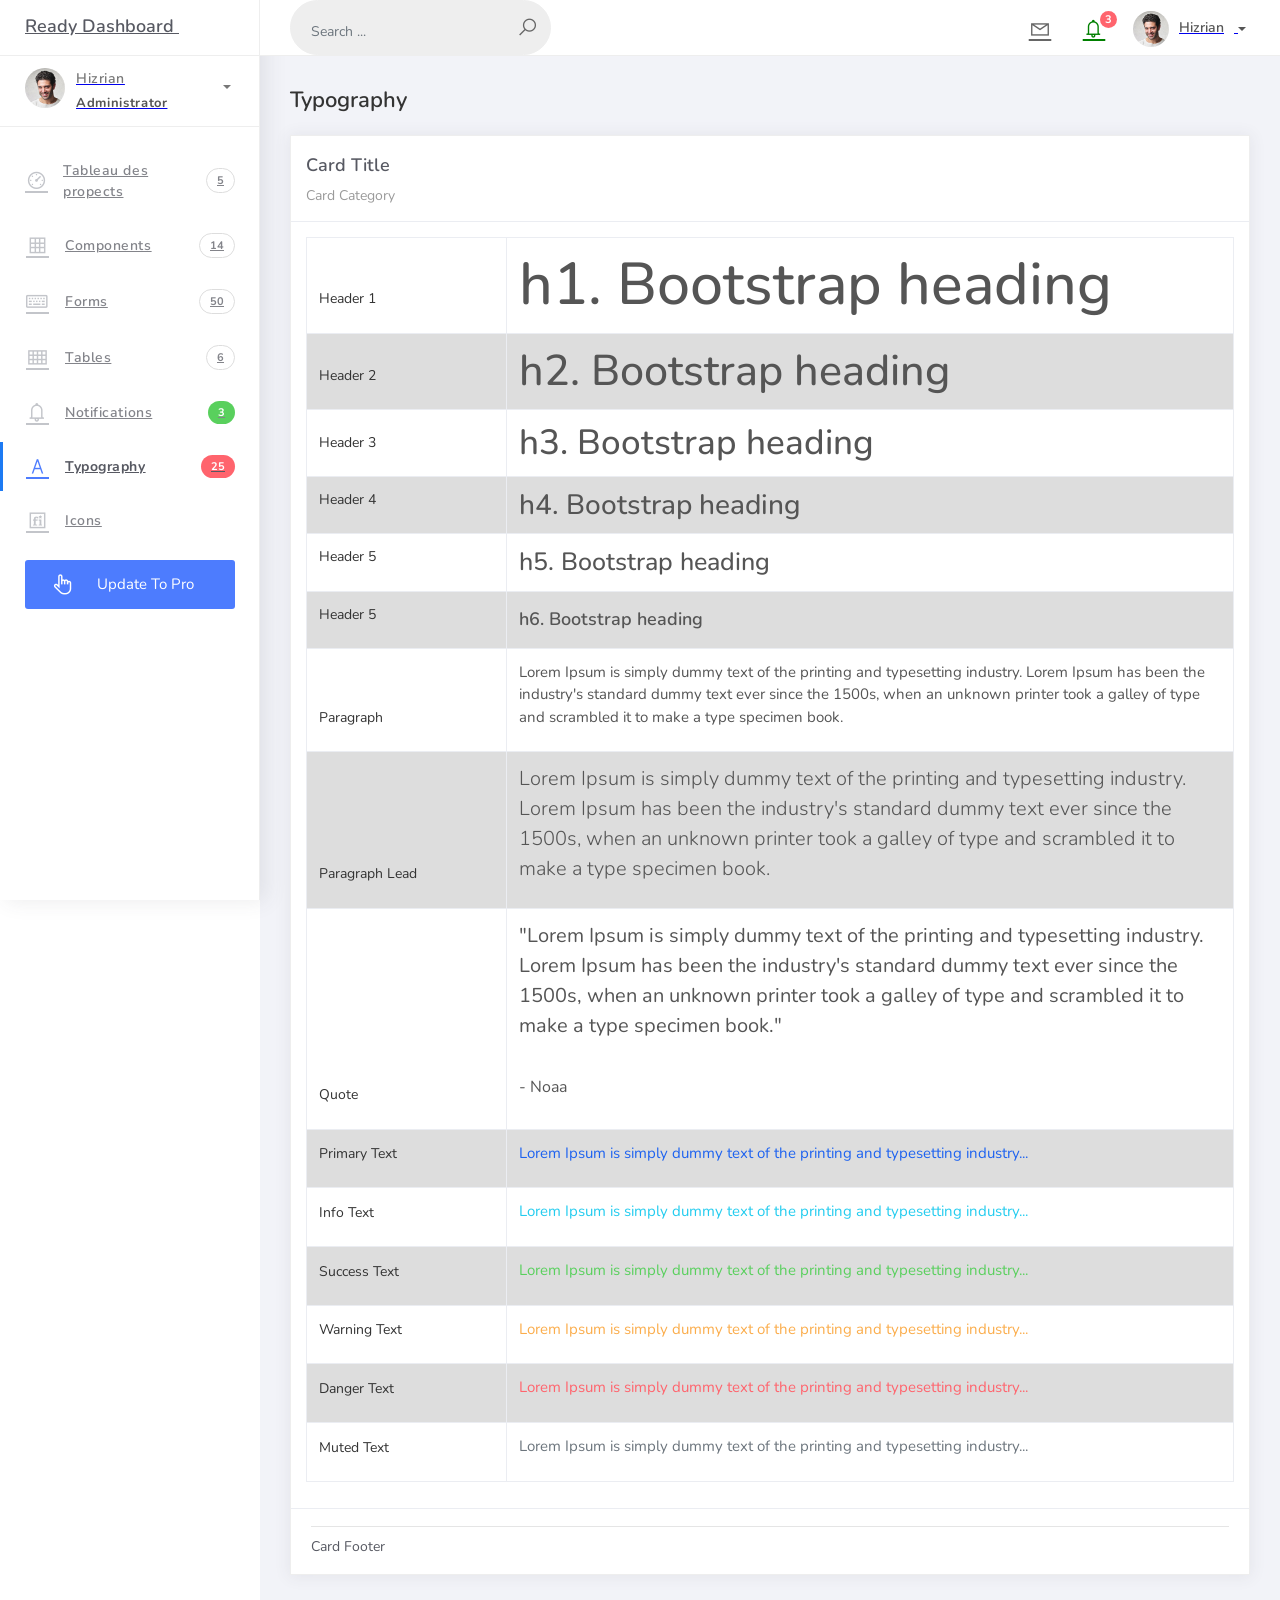
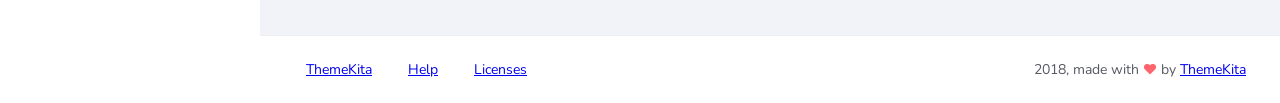
<file: typography.html>
<!DOCTYPE html>
<html>
<head>
	<meta http-equiv="X-UA-Compatible" content="IE=edge,chrome=1" />
	<title>Typography - Ready Bootstrap Dashboard</title>
	<meta content='width=device-width, initial-scale=1.0, maximum-scale=1.0, user-scalable=0, shrink-to-fit=no' name='viewport' />
	<link rel="stylesheet" href="assets/css/bootstrap.min.css">
	<link rel="stylesheet" href="https://fonts.googleapis.com/css?family=Nunito:200,200i,300,300i,400,400i,600,600i,700,700i,800,800i,900,900i">
	<link rel="stylesheet" href="assets/css/ready.css">
	<link rel="stylesheet" href="assets/css/demo.css">
</head>
<body>
	<div class="wrapper">
		<div class="main-header">
			<div class="logo-header">
				<a href="index.html" class="logo">
					Ready Dashboard
				</a>
				<button class="navbar-toggler sidenav-toggler ml-auto" type="button" data-toggle="collapse" data-target="collapse" aria-controls="sidebar" aria-expanded="false" aria-label="Toggle navigation">
					<span class="navbar-toggler-icon"></span>
				</button>
				<button class="topbar-toggler more"><i class="la la-ellipsis-v"></i></button>
			</div>
			<nav class="navbar navbar-header navbar-expand-lg">
				<div class="container-fluid">
					
					<form class="navbar-left navbar-form nav-search mr-md-3" action="">
						<div class="input-group">
							<input type="text" placeholder="Search ..." class="form-control">
							<div class="input-group-append">
								<span class="input-group-text">
									<i class="la la-search search-icon"></i>
								</span>
							</div>
						</div>
					</form>
					<ul class="navbar-nav topbar-nav ml-md-auto align-items-center">
						<li class="nav-item dropdown hidden-caret">
							<a class="nav-link dropdown-toggle" href="#" id="navbarDropdown" role="button" data-toggle="dropdown" aria-haspopup="true" aria-expanded="false">
								<i class="la la-envelope"></i>
							</a>
							<div class="dropdown-menu" aria-labelledby="navbarDropdown">
								<a class="dropdown-item" href="#">Action</a>
								<a class="dropdown-item" href="#">Another action</a>
								<div class="dropdown-divider"></div>
								<a class="dropdown-item" href="#">Something else here</a>
							</div>
						</li>
						<li class="nav-item dropdown hidden-caret">
							<a class="nav-link dropdown-toggle" href="#" id="navbarDropdown" role="button" data-toggle="dropdown" aria-haspopup="true" aria-expanded="false">
								<i class="la la-bell"></i>
								<span class="notification">3</span>
							</a>
							<ul class="dropdown-menu notif-box" aria-labelledby="navbarDropdown">
								<li>
									<div class="dropdown-title">You have 4 new notification</div>
								</li>
								<li>
									<div class="notif-center">
										<a href="#">
											<div class="notif-icon notif-primary"> <i class="la la-user-plus"></i> </div>
											<div class="notif-content">
												<span class="block">
													New user registered
												</span>
												<span class="time">5 minutes ago</span> 
											</div>
										</a>
										<a href="#">
											<div class="notif-icon notif-success"> <i class="la la-comment"></i> </div>
											<div class="notif-content">
												<span class="block">
													Rahmad commented on Admin
												</span>
												<span class="time">12 minutes ago</span> 
											</div>
										</a>
										<a href="#">
											<div class="notif-img"> 
												<img src="assets/img/profile2.jpg" alt="Img Profile">
											</div>
											<div class="notif-content">
												<span class="block">
													Reza send messages to you
												</span>
												<span class="time">12 minutes ago</span> 
											</div>
										</a>
										<a href="#">
											<div class="notif-icon notif-danger"> <i class="la la-heart"></i> </div>
											<div class="notif-content">
												<span class="block">
													Farrah liked Admin
												</span>
												<span class="time">17 minutes ago</span> 
											</div>
										</a>
									</div>
								</li>
								<li>
									<a class="see-all" href="javascript:void(0);"> <strong>See all notifications</strong> <i class="la la-angle-right"></i> </a>
								</li>
							</ul>
						</li>
						<li class="nav-item dropdown">
							<a class="dropdown-toggle profile-pic" data-toggle="dropdown" href="#" aria-expanded="false"> <img src="assets/img/profile.jpg" alt="user-img" width="36" class="img-circle"><span >Hizrian</span></span> </a>
							<ul class="dropdown-menu dropdown-user">
								<li>
									<div class="user-box">
										<div class="u-img"><img src="assets/img/profile.jpg" alt="user"></div>
										<div class="u-text">
											<h4>Hizrian</h4>
											<p class="text-muted">hello@themekita.com</p><a href="profile.html" class="btn btn-rounded btn-danger btn-sm">View Profile</a></div>
										</div>
									</li>
									<div class="dropdown-divider"></div>
									<a class="dropdown-item" href="#"><i class="ti-user"></i> My Profile</a>
									<a class="dropdown-item" href="#"></i> My Balance</a>
									<a class="dropdown-item" href="#"><i class="ti-email"></i> Inbox</a>
									<div class="dropdown-divider"></div>
									<a class="dropdown-item" href="#"><i class="ti-settings"></i> Account Setting</a>
									<div class="dropdown-divider"></div>
									<a class="dropdown-item" href="#"><i class="fa fa-power-off"></i> Logout</a>
								</ul>
								<!-- /.dropdown-user -->
							</li>
						</ul>
					</div>
				</nav>
			</div>
			<div class="sidebar">
				<div class="scrollbar-inner sidebar-wrapper">
					<div class="user">
						<div class="photo">
							<img src="assets/img/profile.jpg">
						</div>
						<div class="info">
							<a class="" data-toggle="collapse" href="#collapseExample" aria-expanded="true">
								<span>
									Hizrian
									<span class="user-level">Administrator</span>
									<span class="caret"></span>
								</span>
							</a>
							<div class="clearfix"></div>

							<div class="collapse in" id="collapseExample" aria-expanded="true" style="">
								<ul class="nav">
									<li>
										<a href="#profile">
											<span class="link-collapse">My Profile</span>
										</a>
									</li>
									<li>
										<a href="#edit">
											<span class="link-collapse">Edit Profile</span>
										</a>
									</li>
									<li>
										<a href="#settings">
											<span class="link-collapse">Settings</span>
										</a>
									</li>
								</ul>
							</div>
						</div>
					</div>
					<ul class="nav">
						<li class="nav-item">
							<a href="index.html">
								<i class="la la-dashboard"></i>
								<p>Tableau des propects</p>
								<span class="badge badge-count">5</span>
							</a>
						</li>
						<li class="nav-item">
							<a href="components.html">
								<i class="la la-table"></i>
								<p>Components</p>
								<span class="badge badge-count">14</span>
							</a>
						</li>
						<li class="nav-item">
							<a href="forms.html">
								<i class="la la-keyboard-o"></i>
								<p>Forms</p>
								<span class="badge badge-count">50</span>
							</a>
						</li>
						<li class="nav-item">
							<a href="tables.html">
								<i class="la la-th"></i>
								<p>Tables</p>
								<span class="badge badge-count">6</span>
							</a>
						</li>
						<li class="nav-item">
							<a href="notifications.html">
								<i class="la la-bell"></i>
								<p>Notifications</p>
								<span class="badge badge-success">3</span>
							</a>
						</li>
						<li class="nav-item active">
							<a href="typography.html">
								<i class="la la-font"></i>
								<p>Typography</p>
								<span class="badge badge-danger">25</span>
							</a>
						</li>
						<li class="nav-item">
							<a href="icons.html">
								<i class="la la-fonticons"></i>
								<p>Icons</p>
							</a>
						</li>
						<li class="nav-item update-pro">
							<button  data-toggle="modal" data-target="#modalUpdate">
								<i class="la la-hand-pointer-o"></i>
								<p>Update To Pro</p>
							</button>
						</li>
					</ul>
				</div>
			</div>
			<div class="main-panel">
				<div class="content">
					<div class="container-fluid">
						<h4 class="page-title">Typography</h4>
						<div class="row">
							<div class="col-md-12">
								<div class="card">
									<div class="card-header">
										<div class="card-title">Card Title</div>
										<div class="card-category">Card Category</div>
									</div>
									<div class="card-body">
										<table class="table table-typo">
											<tbody>
												<tr>
													<td>
														<p>Header 1</p>

													</td>
													<td><span class="h1">h1. Bootstrap heading</span></td>
												</tr>
												<tr>
													<td>
														<p>Header 2</p>

													</td>
													<td><span class="h2">h2. Bootstrap heading</span></td>
												</tr>
												<tr>
													<td>
														<p>Header 3</p>

													</td>
													<td><span class="h3">h3. Bootstrap heading</span></td>
												</tr>
												<tr>
													<td>
														<p>Header 4</p>

													</td>
													<td><span class="h4">h4. Bootstrap heading</span></td>
												</tr>
												<tr>
													<td>
														<p>Header 5</p>

													</td>
													<td><span class="h5">h5. Bootstrap heading</span></td>
												</tr>
												<tr>
													<td>
														<p>Header 5</p>

													</td>
													<td><span class="h6">h6. Bootstrap heading</span></td>
												</tr>
												<tr>
													<td>
														<p>Paragraph</p>

													</td>
													<td><p>Lorem Ipsum is simply dummy text of the printing and typesetting industry. Lorem Ipsum has been the industry's standard dummy text ever since the 1500s, when an unknown printer took a galley of type and scrambled it to make a type specimen book.</p></span></td>
												</tr>
												<tr>
													<td>
														<p>Paragraph Lead</p>

													</td>
													<td><p class="lead">Lorem Ipsum is simply dummy text of the printing and typesetting industry. Lorem Ipsum has been the industry's standard dummy text ever since the 1500s, when an unknown printer took a galley of type and scrambled it to make a type specimen book.</p></td>
												</tr>
												<tr>
													<td>
														<p>Quote</p>

													</td>
													<td><blockquote>
														<p class="blockquote blockquote-primary">
															"Lorem Ipsum is simply dummy text of the printing and typesetting industry. Lorem Ipsum has been the industry's standard dummy text ever since the 1500s, when an unknown printer took a galley of type and scrambled it to make a type specimen book."
															<br>
															<br>
															<small>
																- Noaa
															</small>
														</p>
													</blockquote></td>
												</tr>
												<tr>
													<td>
														<p>Primary Text</p>

													</td>
													<td><p class="text-primary">Lorem Ipsum is simply dummy text of the printing and typesetting industry...</p></span></td>
												</tr>
												<tr>
													<td>
														<p>Info Text</p>

													</td>
													<td><p class="text-info">Lorem Ipsum is simply dummy text of the printing and typesetting industry...</p></span></td>
												</tr>
												<tr>
													<td>
														<p>Success Text</p>

													</td>
													<td><p class="text-success">Lorem Ipsum is simply dummy text of the printing and typesetting industry...</p></span></td>
												</tr>
												<tr>
													<td>
														<p>Warning Text</p>

													</td>
													<td><p class="text-warning">Lorem Ipsum is simply dummy text of the printing and typesetting industry...</p></span></td>
												</tr>
												<tr>
													<td>
														<p>Danger Text</p>

													</td>
													<td><p class="text-danger">Lorem Ipsum is simply dummy text of the printing and typesetting industry...</p></span></td>
												</tr>
												<tr>
													<td>
														<p>Muted Text</p>

													</td>
													<td><p class="text-muted">Lorem Ipsum is simply dummy text of the printing and typesetting industry...</p></span></td>
												</tr>
											</tbody>
										</table>
									</div>
									<div class="card-footer">
										<hr>
										Card Footer
									</div>
								</div>
							</div>
						</div>
					</div>
				</div>
				<footer class="footer">
					<div class="container-fluid">
						<nav class="pull-left">
							<ul class="nav">
								<li class="nav-item">
									<a class="nav-link" href="http://www.themekita.com">
										ThemeKita
									</a>
								</li>
								<li class="nav-item">
									<a class="nav-link" href="#">
										Help
									</a>
								</li>
								<li class="nav-item">
									<a class="nav-link" href="https://themewagon.com/license/#free-item">
										Licenses
									</a>
								</li>
							</ul>
						</nav>
						<div class="copyright ml-auto">
							2018, made with <i class="la la-heart heart text-danger"></i> by <a href="http://www.themekita.com">ThemeKita</a>
						</div>				
					</div>
				</footer>
			</div>
		</div>
	</div>
	<!-- Modal -->
	<div class="modal fade" id="modalUpdate" tabindex="-1" role="dialog" aria-labelledby="modalUpdatePro" aria-hidden="true">
		<div class="modal-dialog modal-dialog-centered" role="document">
			<div class="modal-content">
				<div class="modal-header bg-primary">
					<h6 class="modal-title"><i class="la la-frown-o"></i> Under Development</h6>
					<button type="button" class="close" data-dismiss="modal" aria-label="Close">
						<span aria-hidden="true">&times;</span>
					</button>
				</div>
				<div class="modal-body text-center">									
					<p>Currently the pro version of the <b>Ready Dashboard</b> Bootstrap is in progress development</p>
					<p>
					<b>We'll let you know when it's done</b></p>
				</div>
				<div class="modal-footer">
					<button type="button" class="btn btn-secondary" data-dismiss="modal">Close</button>
				</div>
			</div>
		</div>
	</div>
</body>
<script src="assets/js/core/jquery.3.2.1.min.js"></script>
<script src="assets/js/plugin/jquery-ui-1.12.1.custom/jquery-ui.min.js"></script>
<script src="assets/js/core/popper.min.js"></script>
<script src="assets/js/core/bootstrap.min.js"></script>
<script src="assets/js/plugin/chartist/chartist.min.js"></script>
<script src="assets/js/plugin/chartist/plugin/chartist-plugin-tooltip.min.js"></script>
<script src="assets/js/plugin/bootstrap-notify/bootstrap-notify.min.js"></script>
<script src="assets/js/plugin/bootstrap-toggle/bootstrap-toggle.min.js"></script>
<script src="assets/js/plugin/jquery-mapael/jquery.mapael.min.js"></script>
<script src="assets/js/plugin/jquery-mapael/maps/world_countries.min.js"></script>
<script src="assets/js/plugin/chart-circle/circles.min.js"></script>
<script src="assets/js/plugin/jquery-scrollbar/jquery.scrollbar.min.js"></script>
<script src="assets/js/ready.min.js"></script>
</html>
</file>
<file: assets/css/demo.css>
.update-pro{
	margin: 15px 25px;}

.update-pro button {
		padding: 13px 25px;
	background: #4d7cfe;
	color: #fff;
	border-radius: 3px;
	justify-content: center;
	width: 100%;
	border: 0;
	cursor: pointer;
}

.update-pro button:hover {
	background: #4d7cfe !important;
	color: #fff;
	transform: translateY(-2px);
	transition: all .2s linear;
}

.update-pro:hover button:before{
	display: none;
}

.update-pro button p, .update-pro button i{
	color: #fff !important;
	margin-bottom: 0px;
}

.update-pro button i{
	margin-right: 5px !important;
	font-size: 23px;
	color: #C3C5CA;
	margin-right: 15px;
	width: 25px;
	text-align: center;
	vertical-align: middle;
	float: left;
}

.demo .btn, .demo .progress{
	margin-bottom: 15px !important;
}

.demo .form-check-label, .demo .form-radio-label{
	margin-right: 15px;
}

.demo #slider{
	margin-bottom: 15px;
}

.table-typo tbody > tr > td{
	border-color: #fafafa;
}

.table-typo tbody > tr > td:first-child{
	min-width: 200px;
	vertical-align: bottom;
}

.table-typo tbody > tr > td:first-child p{
	font-size: 14px;
	color: #333;
}

.demo-icon {
	display: flex;
	flex-direction: row;
	align-items: center;
	margin-bottom: 20px;
	padding: 10px;
	transition: all .2s;
}

.demo-icon:hover{
	background-color: #f4f5f8;
	border-radius: 3px;
}

.demo-icon .icon-preview{
	font-size: 1.8rem;
	margin-right: 10px;
	line-height: 1;
	color: #333439;
}

.demo-icon .icon-class{
	font-weight: 300;
	font-size: 13px;
	color: #777;
}

.from-show-notify .form-control{
	margin-bottom: 15px;
}

.from-show-notify label{
	padding-top: 0.65rem;
}

.la-bell ,#fas{
	color: green;
}
#new_button{
	height: 30px;
	background-color: green;
	margin-left: 80%;
	padding-top: 3px;
	align-items: center;
	text-align: center;
	margin-top: -10px;
	position: absolute;
	justify-content: center;
	border-radius: 7px;
	color: white;
	border:none;
}
.elem{
	position: relative;
	display: flex;
	text-align: center;
	align-items: center;
}

@media screen and (min-width: 1200px) {
	
		#new_button{
			background-color: green;
			margin-left: 80%;
			padding-top: 3px;
			align-items: center;
			text-align: center;
			margin-top: -10px;
			position: absolute;
			justify-content: center;
			border-radius: 7px;
			color: white;
			border:none;
		}
		.elem{
			position: relative;
			display: flex;
			text-align: center;
			align-items: center;
		}	
  }
  

  @media screen and (min-width: 800px) {
	
		#new_button{
			background-color: green;
			margin-left: 80%;
			padding-top: 3px;
			align-items: center;
			text-align: center;
			margin-top: -10px;
			position: absolute;
			justify-content: center;
			border-radius: 7px;
			color: white;
			border:none;
		}
		.elem{
			position: relative;
			display: flex;
			text-align: center;
			align-items: center;
		}		
  }


  @media screen and (min-width: 478px) {
	#new_button{
		background-color: green;
		margin-left: 80%;
		padding-top: 3px;
		align-items: center;
		text-align: center;
		margin-top: -10px;
		position: absolute;
		justify-content: center;
		border-radius: 7px;
		color: white;
		border:none;
	}
	.elem{
		position: relative;
		display: flex;
		text-align: center;
		align-items: center;
	}	
  }
  
  @media screen and (min-width: 348px) {
	#new_button{
		background-color: green;
		margin-left: 80%;
		padding-top: 3px;
		align-items: center;
		text-align: center;
		margin-top: -10px;
		position: absolute;
		justify-content: center;
		border-radius: 7px;
		color: white;
		border:none;
	}
	.elem{
		position: relative;
		display: flex;
		text-align: center;
		align-items: center;
	}	
  }
 
  /* menu */
  .menu{
	  width: 100%;
	  height: 60px;
	  background: rgba(31, 6, 6, 0.336);
	  /* background: rgb(110, 110,100); */
	  border-bottom: 0.5px solid rgb(167, 167, 167);
	  border-radius: 10px;
	  margin-left: 0px;
	  box-shadow: rgba(0, 0, 0, 0.19) 0px 10px 20px, rgba(0, 0, 0, 0.23) 0px 6px 6px;
	  margin-bottom: 90px;
  }
  .liste-items{
	  /* display: block; * mettre a gauche/  */
	  display: flex;
	  color: #f1f1f1;
	  justify-content: center; 
	  height: 100%;
	  line-height: 50px;
	  list-style-type: none;
  
  }
  
  .items:hover > ul {
    display: block;
	position: fixed;
	
}
  .items{
	  cursor: pointer;
	  margin: 0 20px;
	  flex-shrink: 0;
  }
  
  .items span {
	  font-size: 17px;
  }
  
  .items:nth-child(3){
	  margin-left: 0px;
  }
	
  /* sous liste */ 
  .sous-liste{
	  position: relative;
	  display: none;
	  
  }
  
	.items-sous-list{
	  list-style-type: none;
	   text-align: center;
	  background: rgb(110 110 110);
	  border-bottom: 0.5px solid rgb(167, 167, 167); 
  } 
  .items-sous-list:hover{
	  background: rgb(156, 156, 156);
  } 
  .items-sous-list:nth-child(3){
	  height: 50px;
  } 
  
  /* .items:hover > ul {
	  display: block;
  } */
  /* fin menu */
  
  .principal{
	  box-shadow: rgba(0, 0, 0, 0.19) 0px 10px 20px, rgba(0, 0, 0, 0.23) 0px 6px 6px;
	  padding-top: 2px	;
	  margin-bottom: 50px;
	  justify-content: space-between;
	  margin: 1px;
	  padding: 1px;
  }
  
  .principal h1{
	  padding: 40px;
  }

  body > table{
    width: 100%;
    height: 30%;
    background-color: green;
}

table{
    border-collapse: collapse;
}
table.list{
    width:60%;
}

td, th {
    border: 1px solid #dddddd;
    text-align: left;
    padding: 8px;
}
tr:nth-child(even),table.list thead>tr {
    background-color: #dddddd;
}

input[type=text], input[type=number] {
    width: 100%;
    padding: 12px 20px;
    margin: 8px 0;
    display: inline-block;
    border: 1px solid #ccc;
    border-radius: 4px;
    box-sizing: border-box;
}

input[type=submit]{
    width: 30%;
    background-color: #ddd;
    color: #000;
    padding: 14px 20px;
    margin: 8px 0;
    border: none;
    border-radius: 4px;
    cursor: pointer;
}

form div.form-action-buttons{
    text-align: right;
}

a{
    cursor: pointer;
    text-decoration: underline;
    color: #0000ee;
    margin-right: 4px;
}

label.validation-error{
    color:   red;
    margin-left: 5px;
}

.hide{
    display:none;
}
</file>
